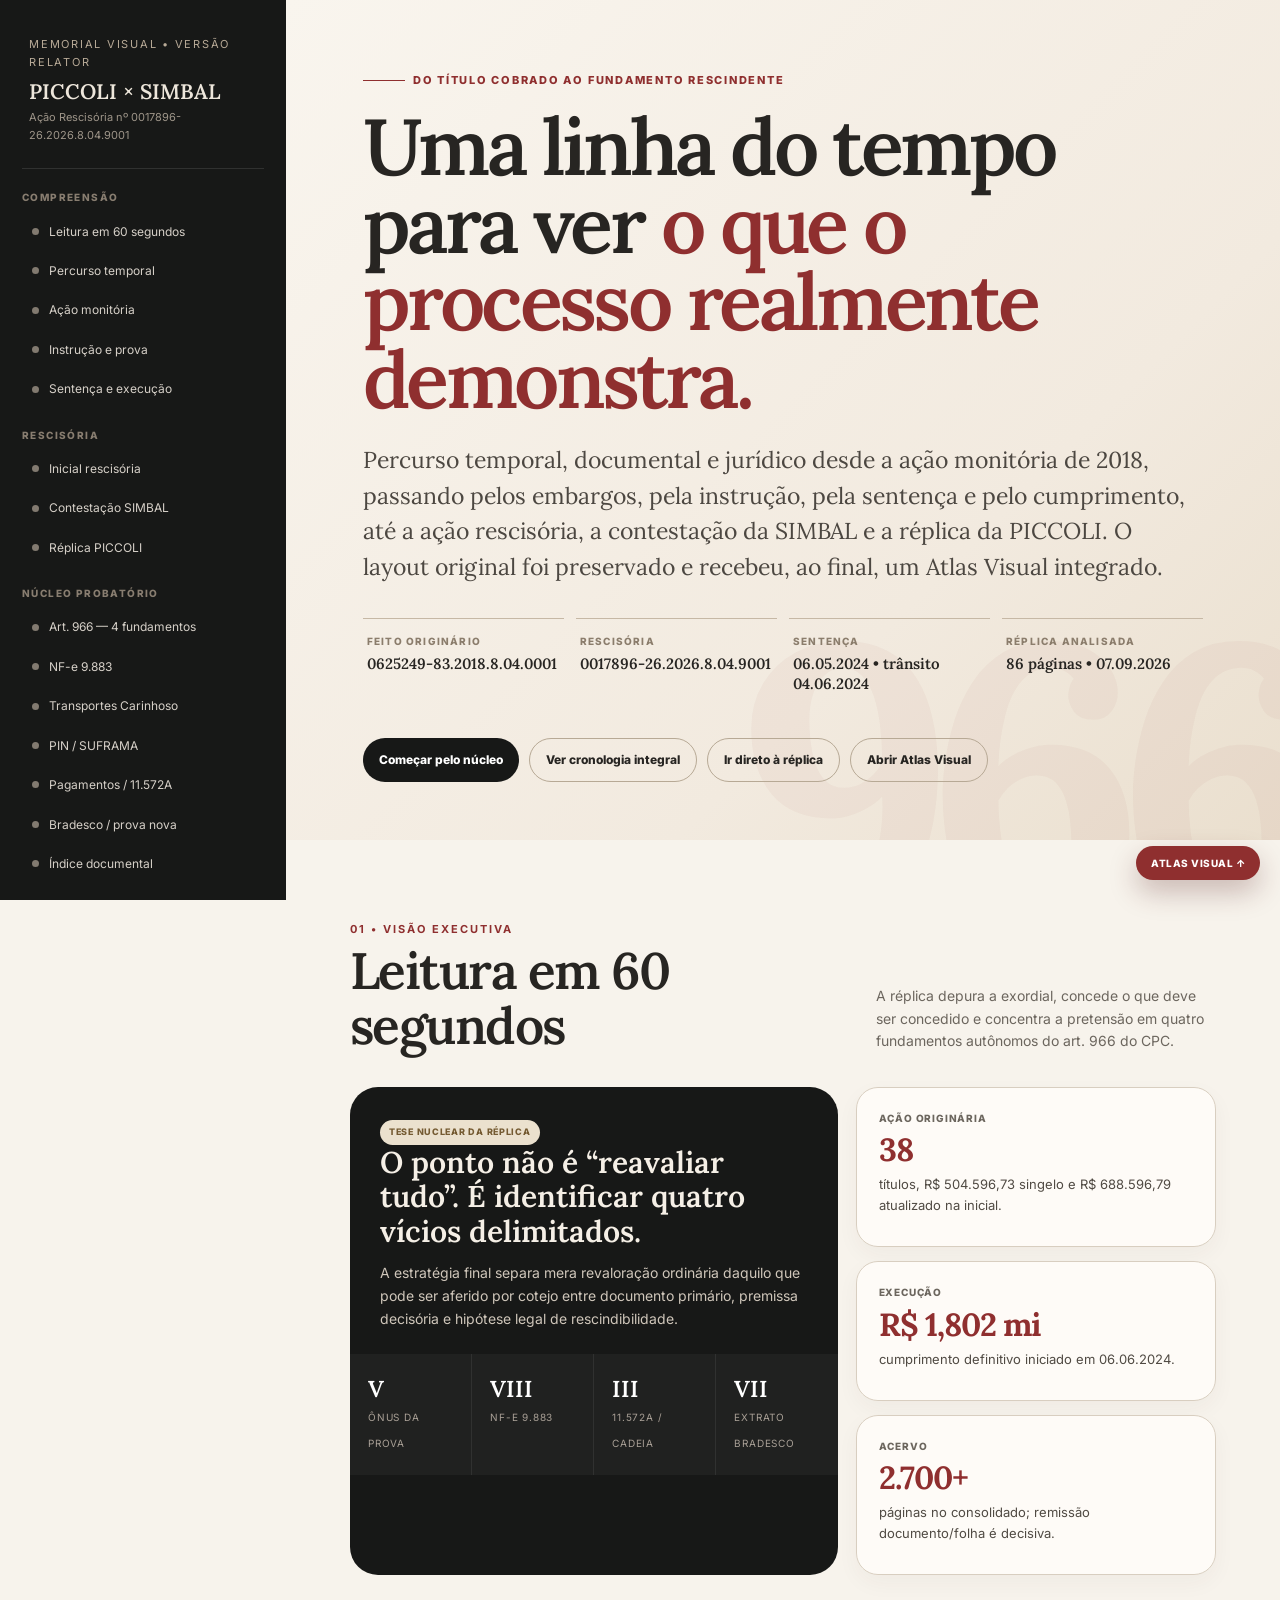
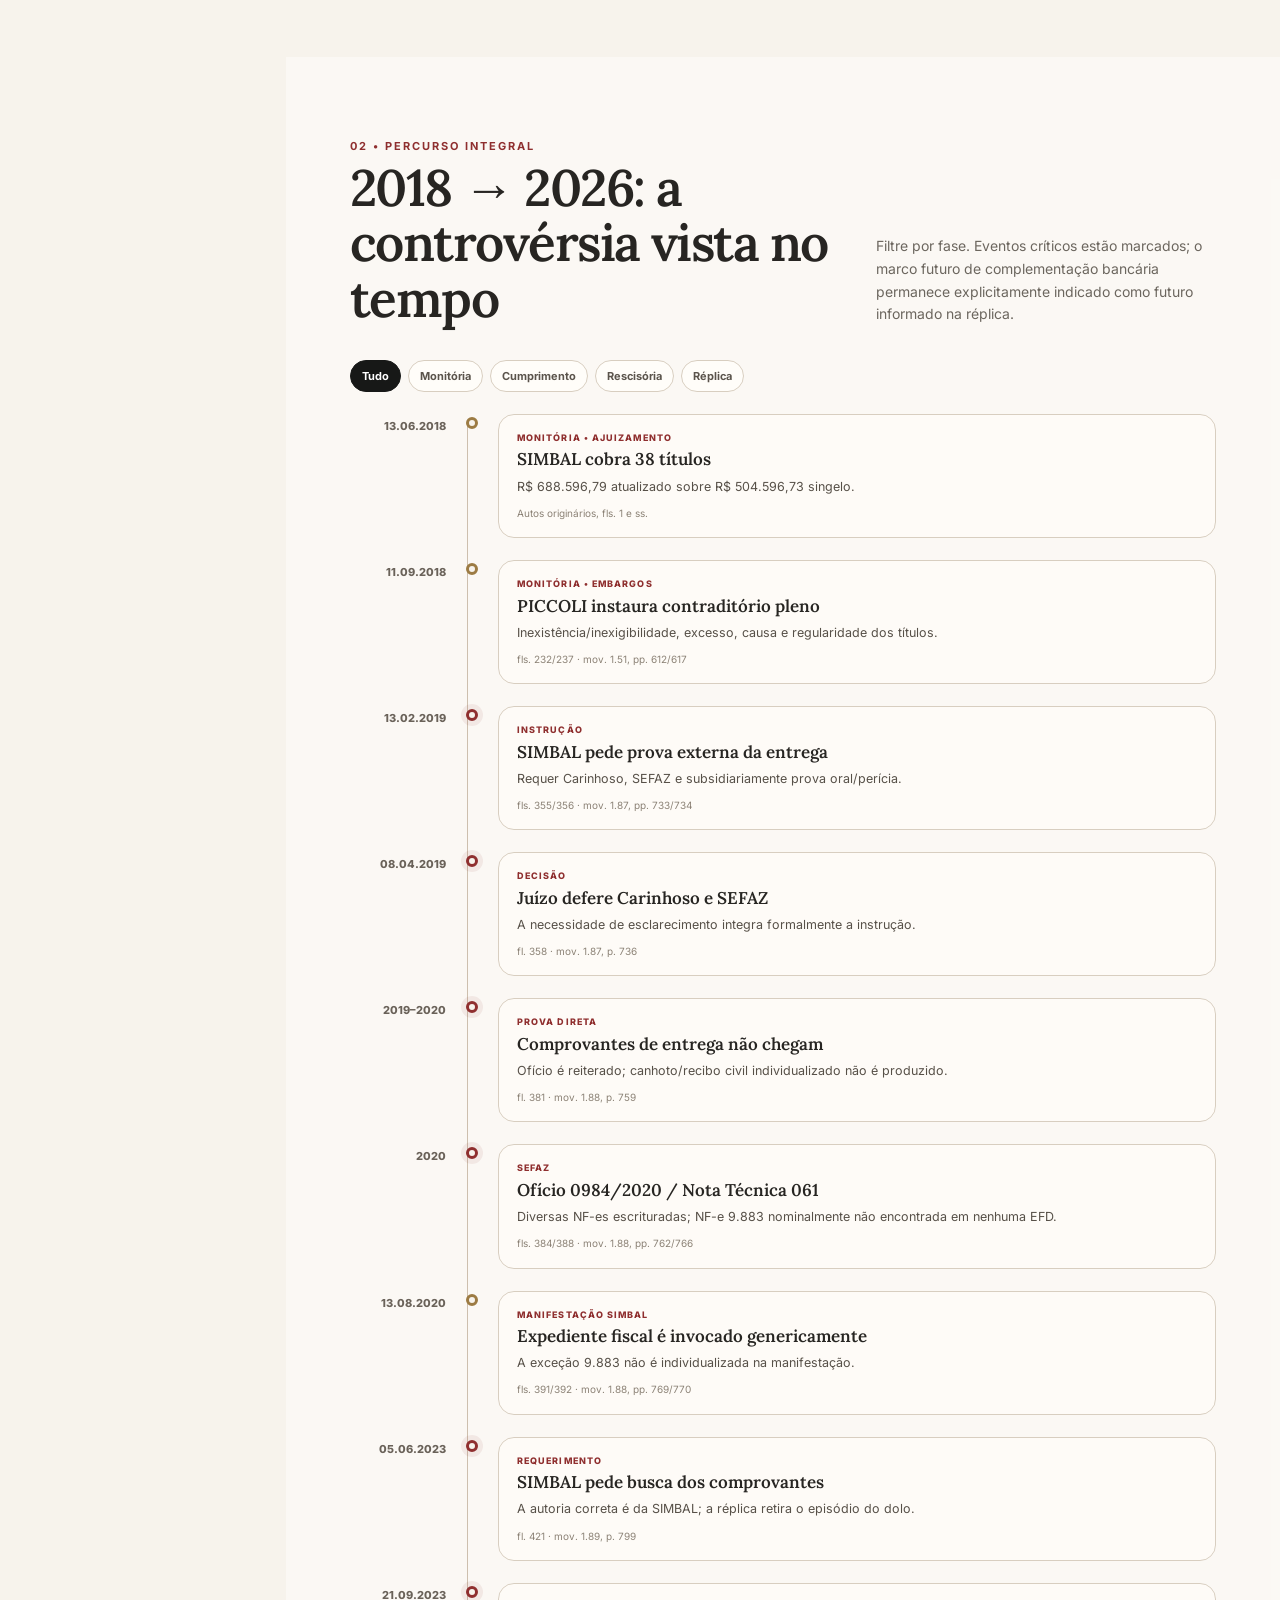
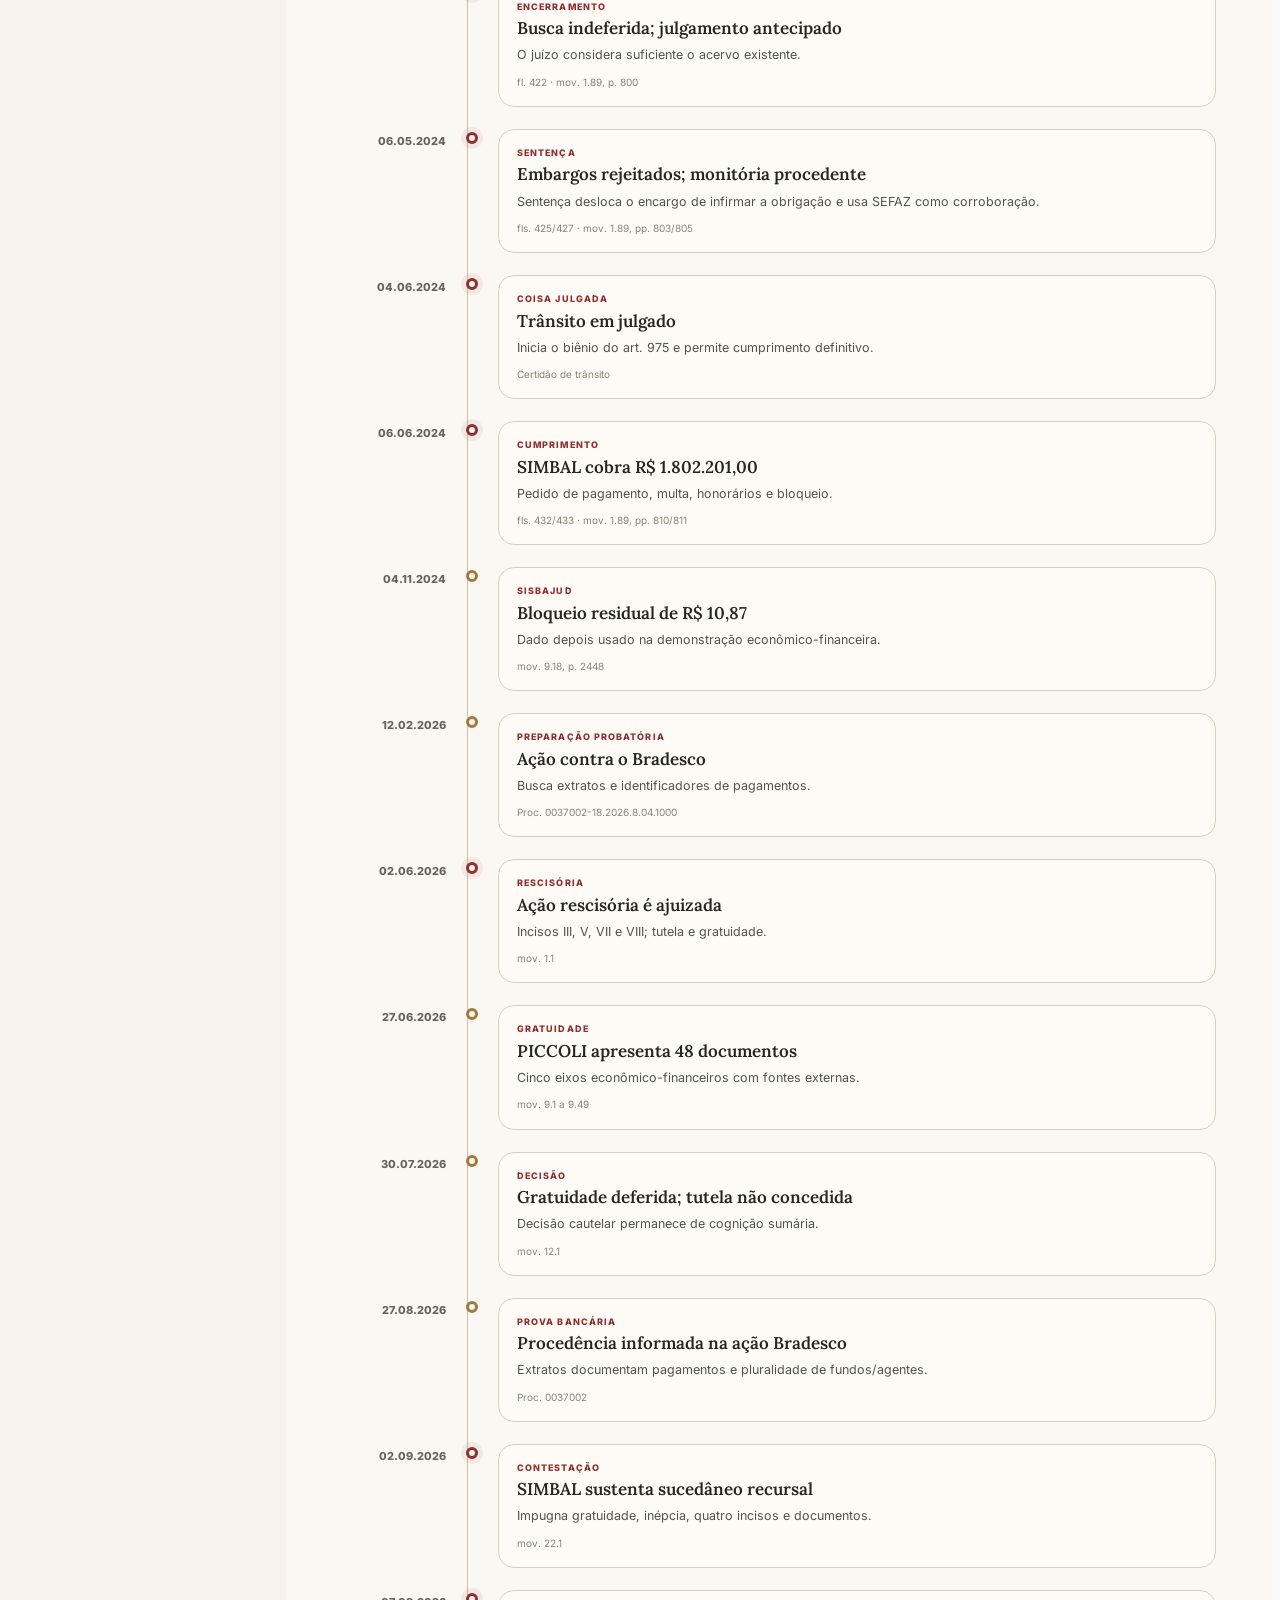
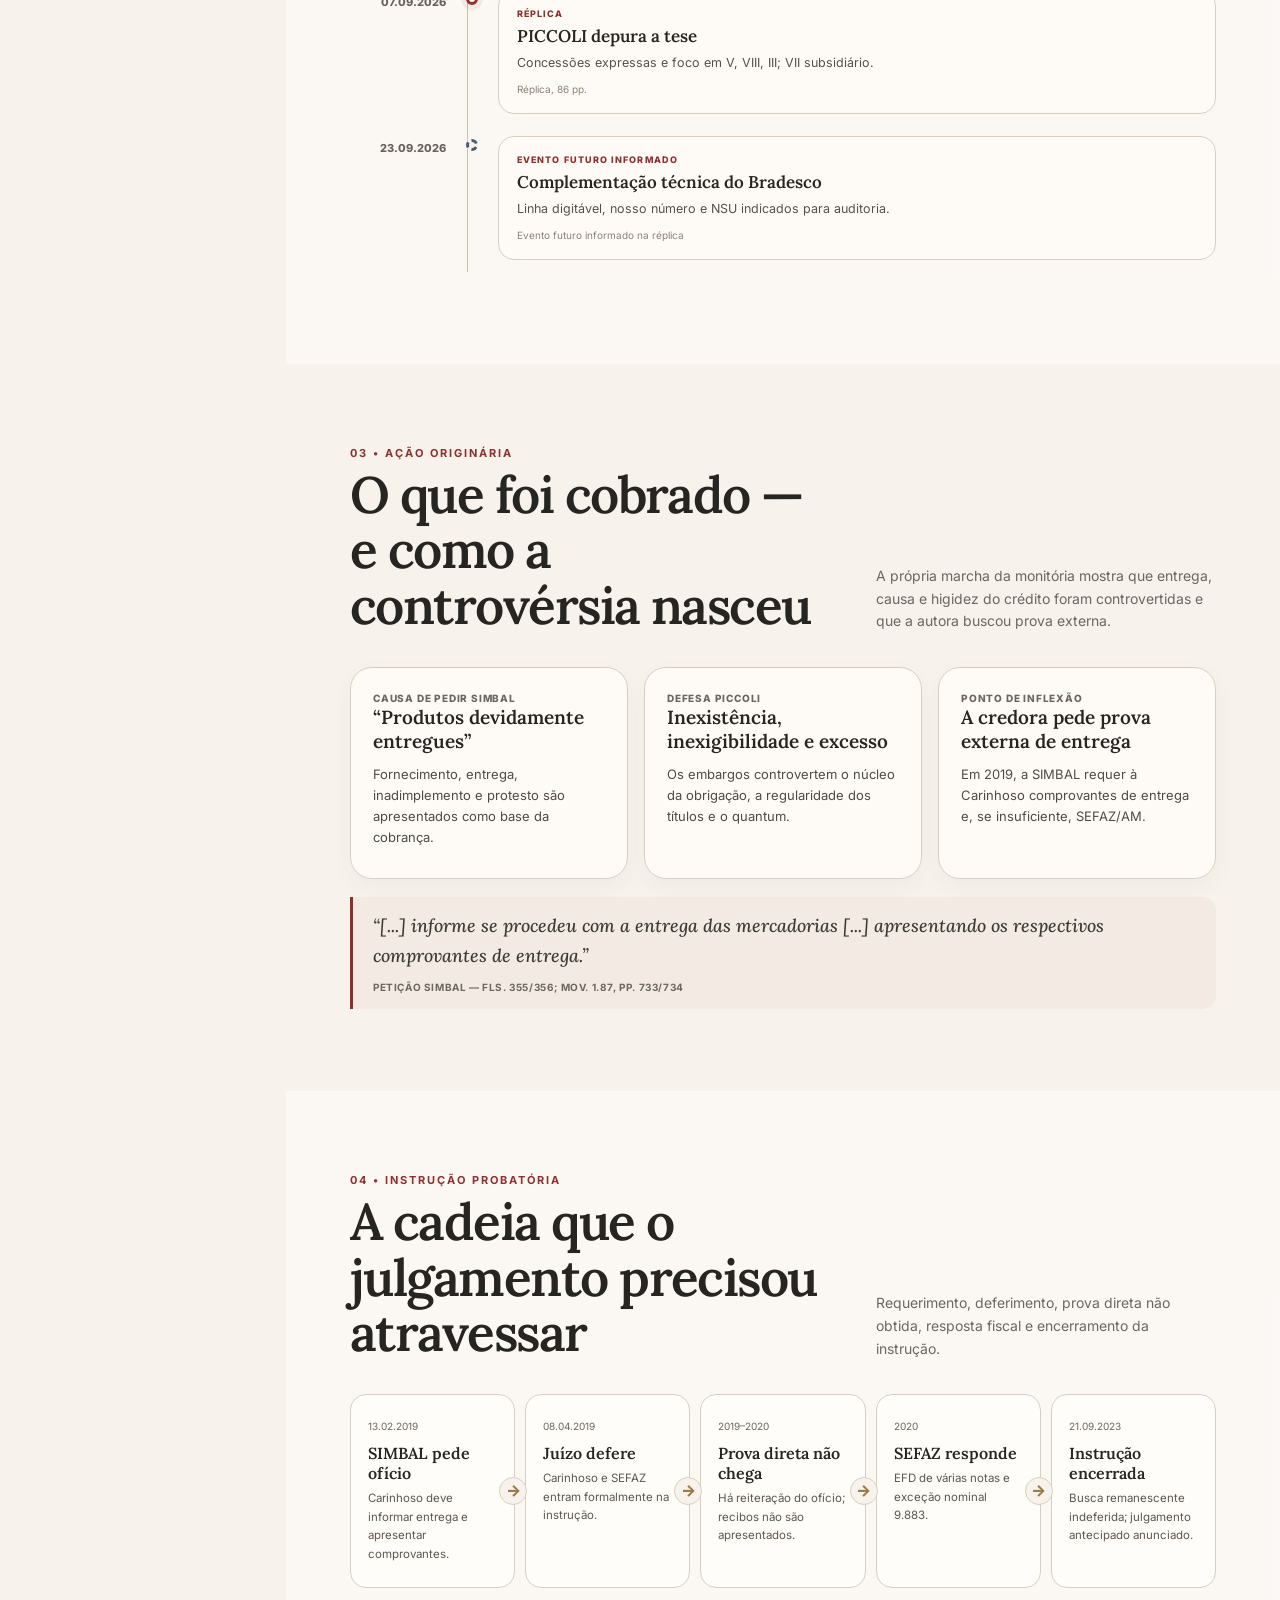
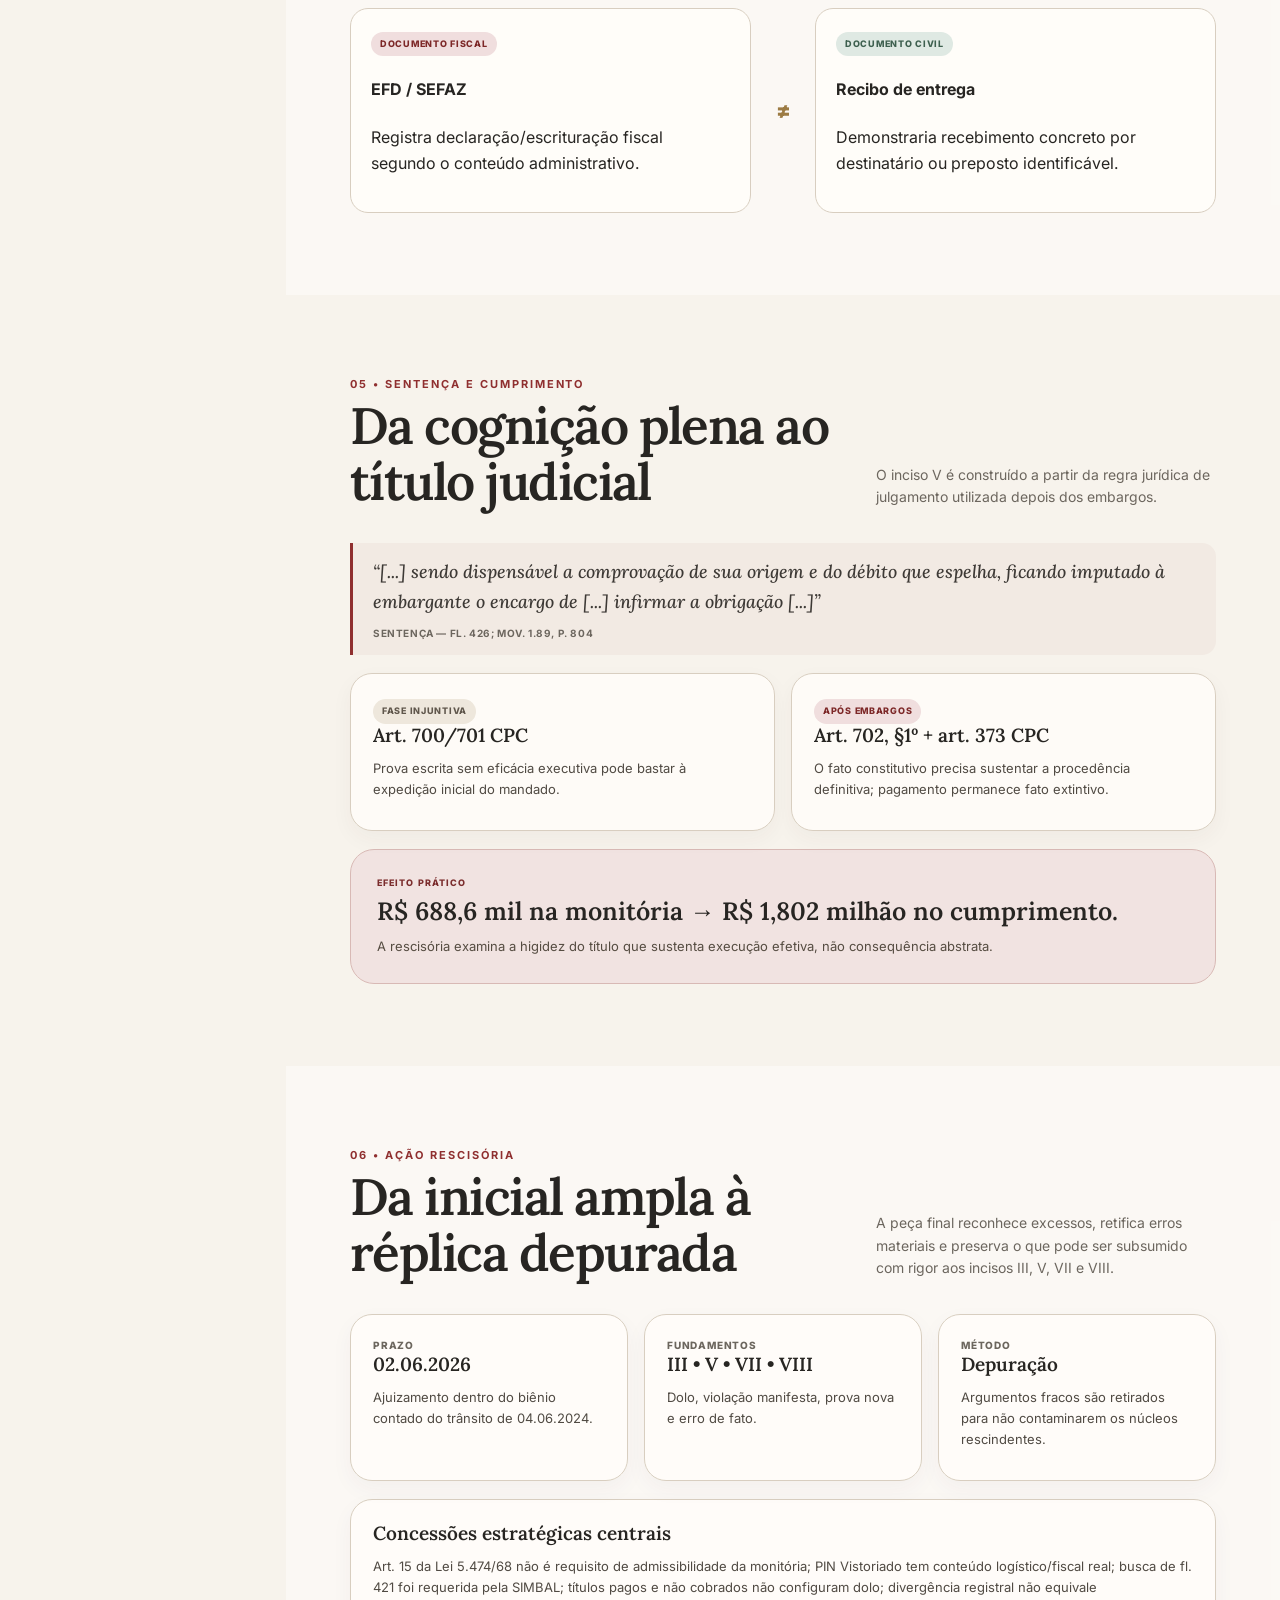
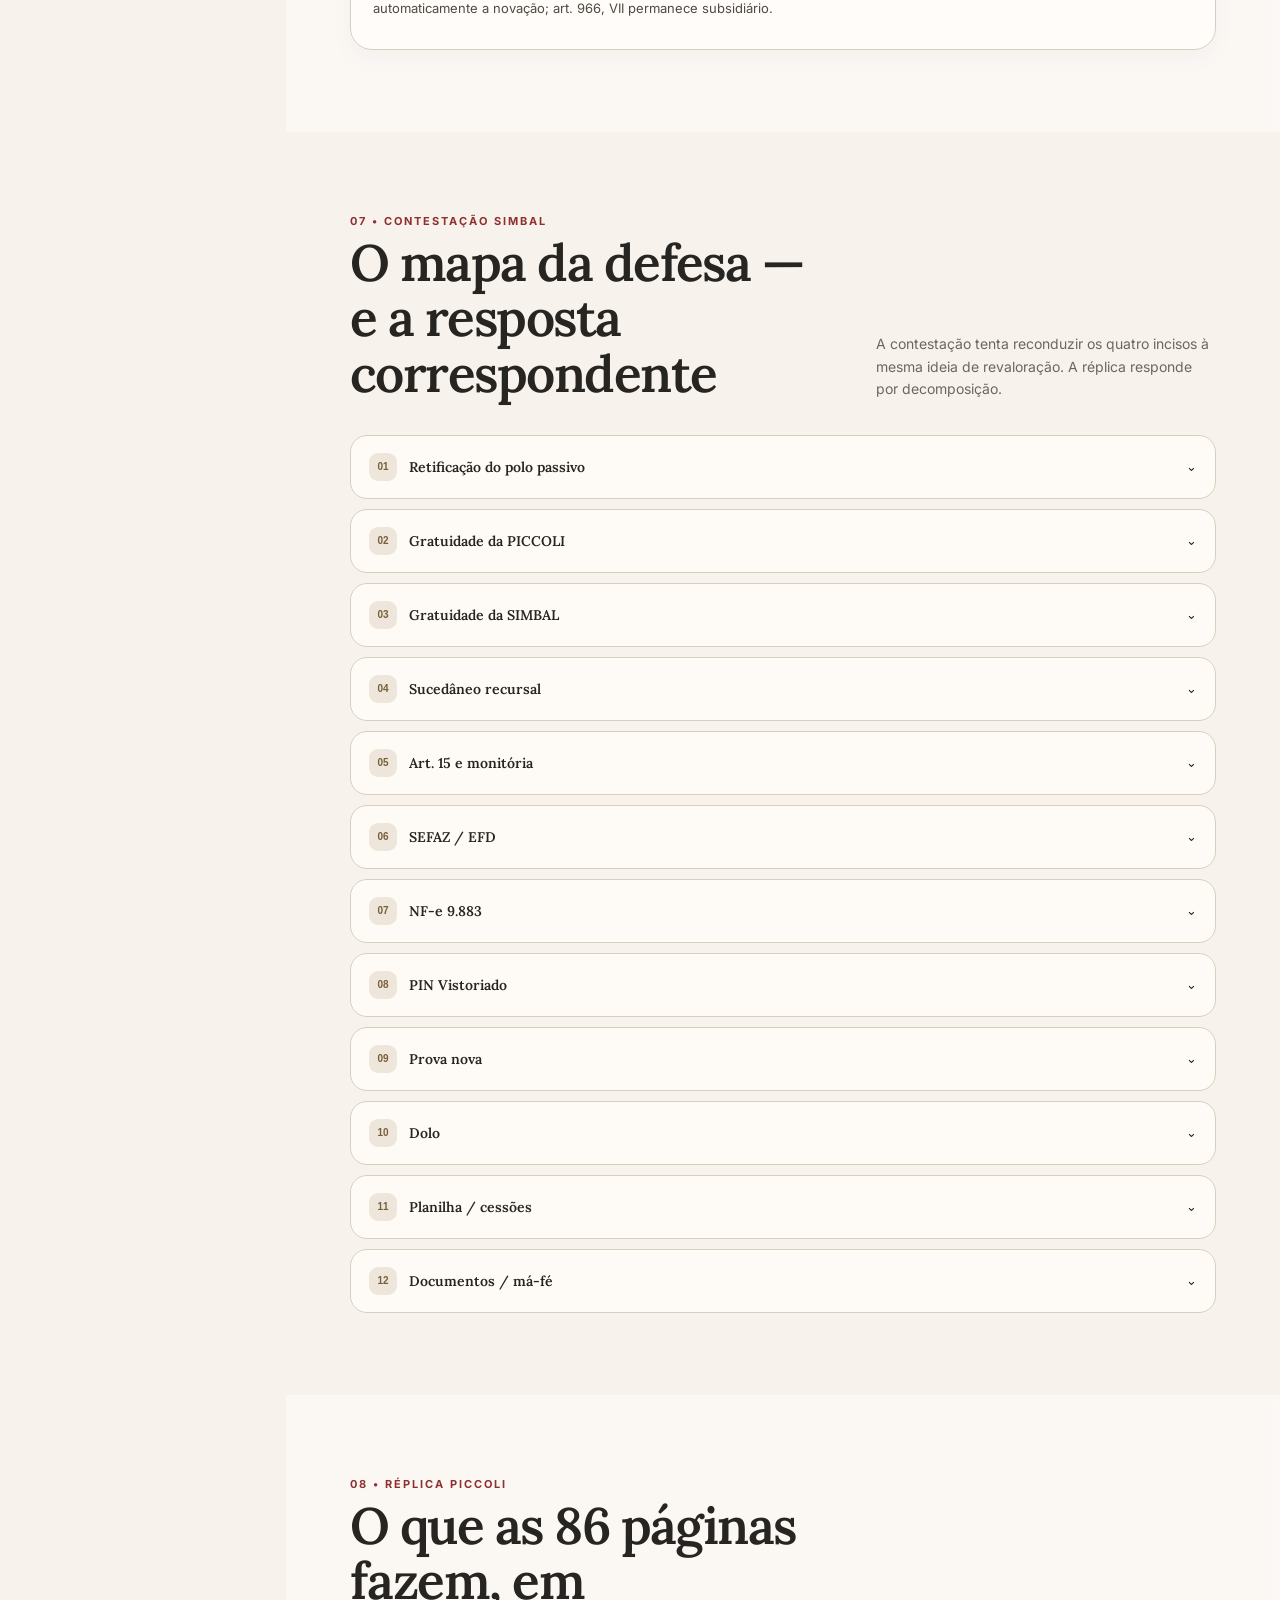
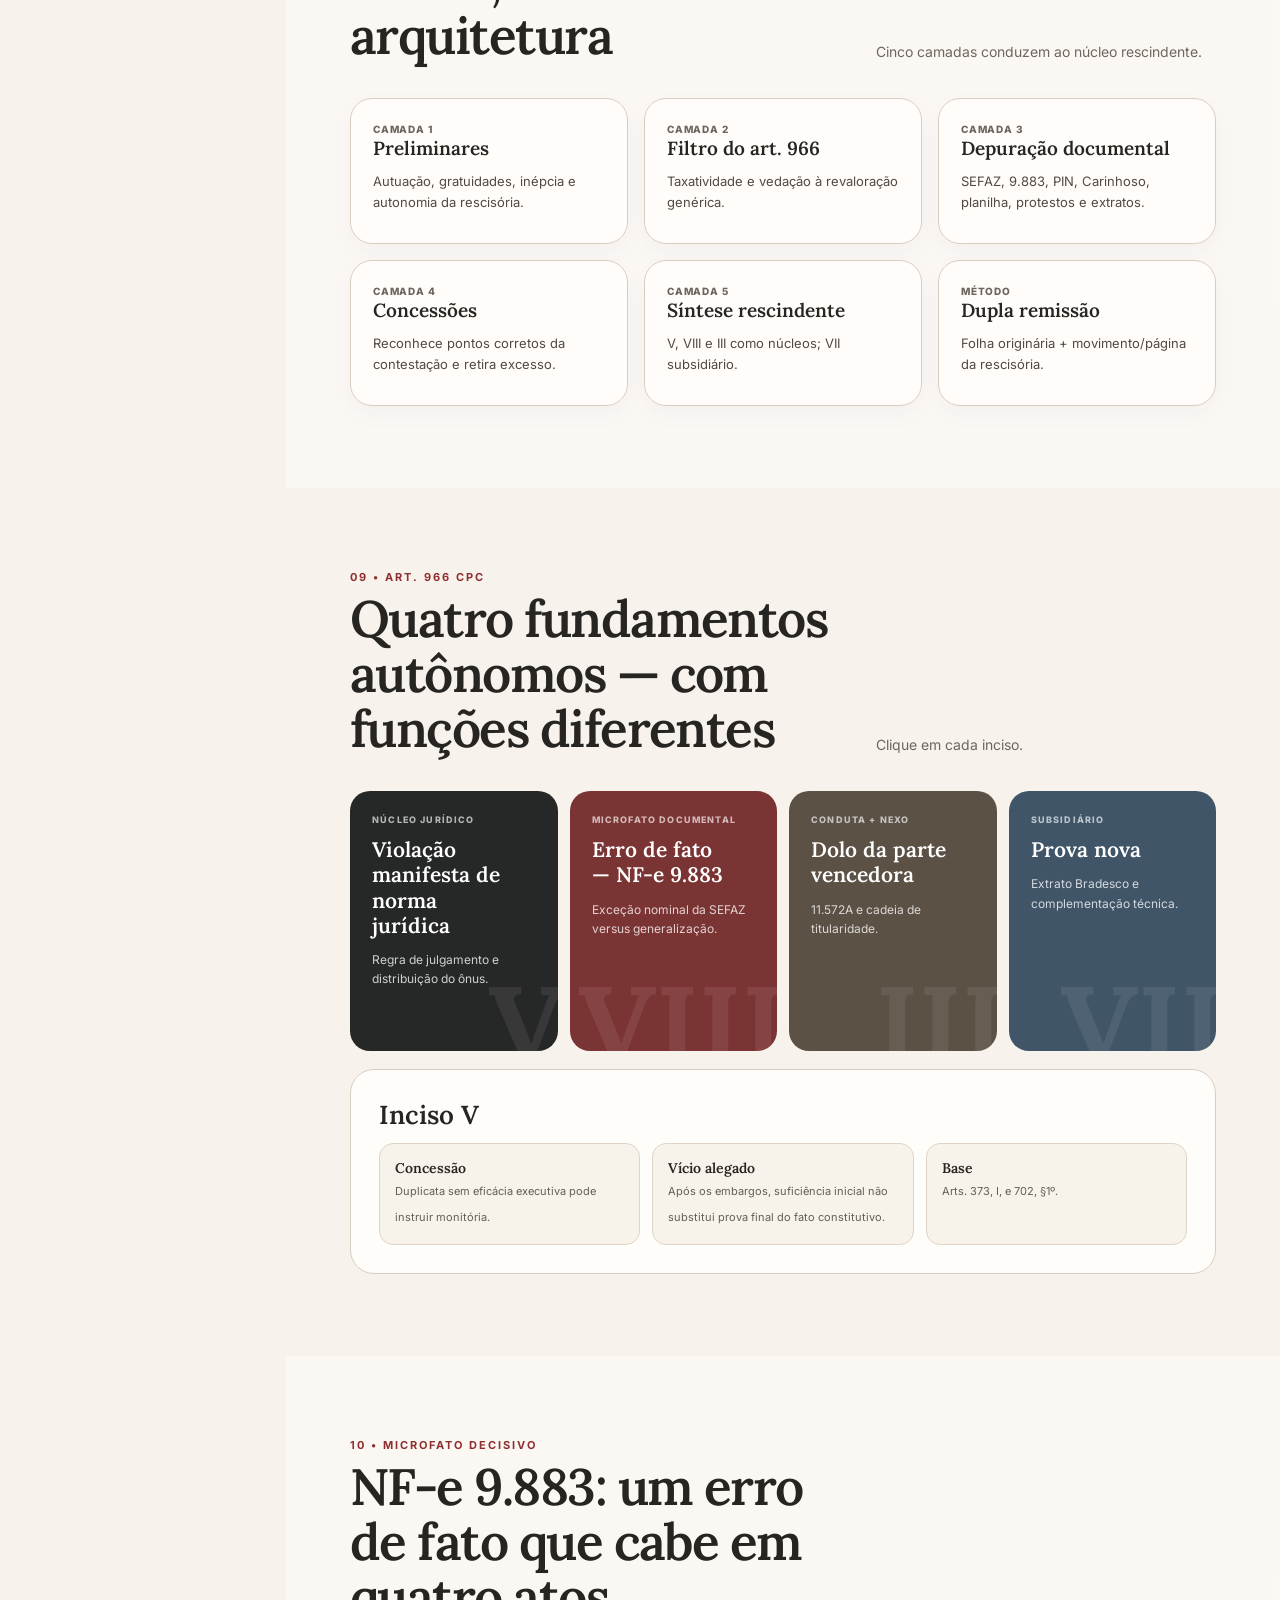
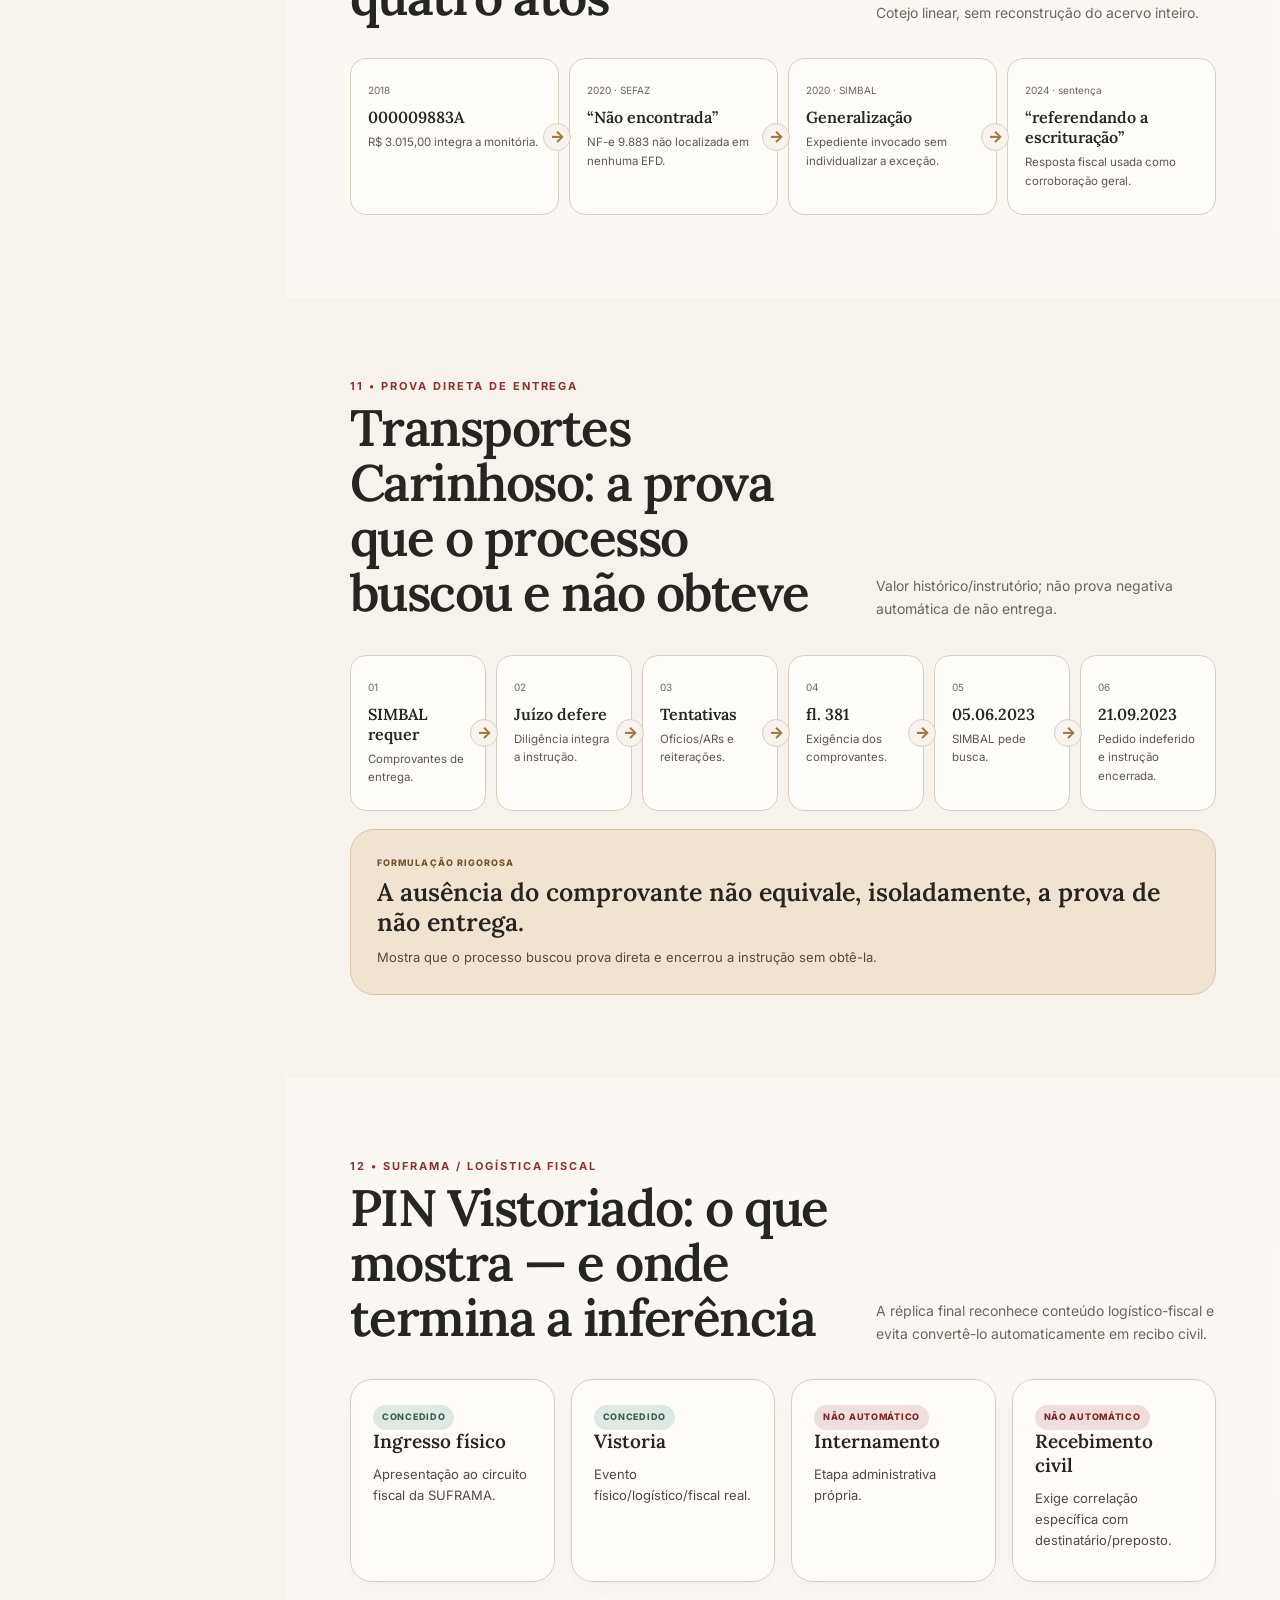
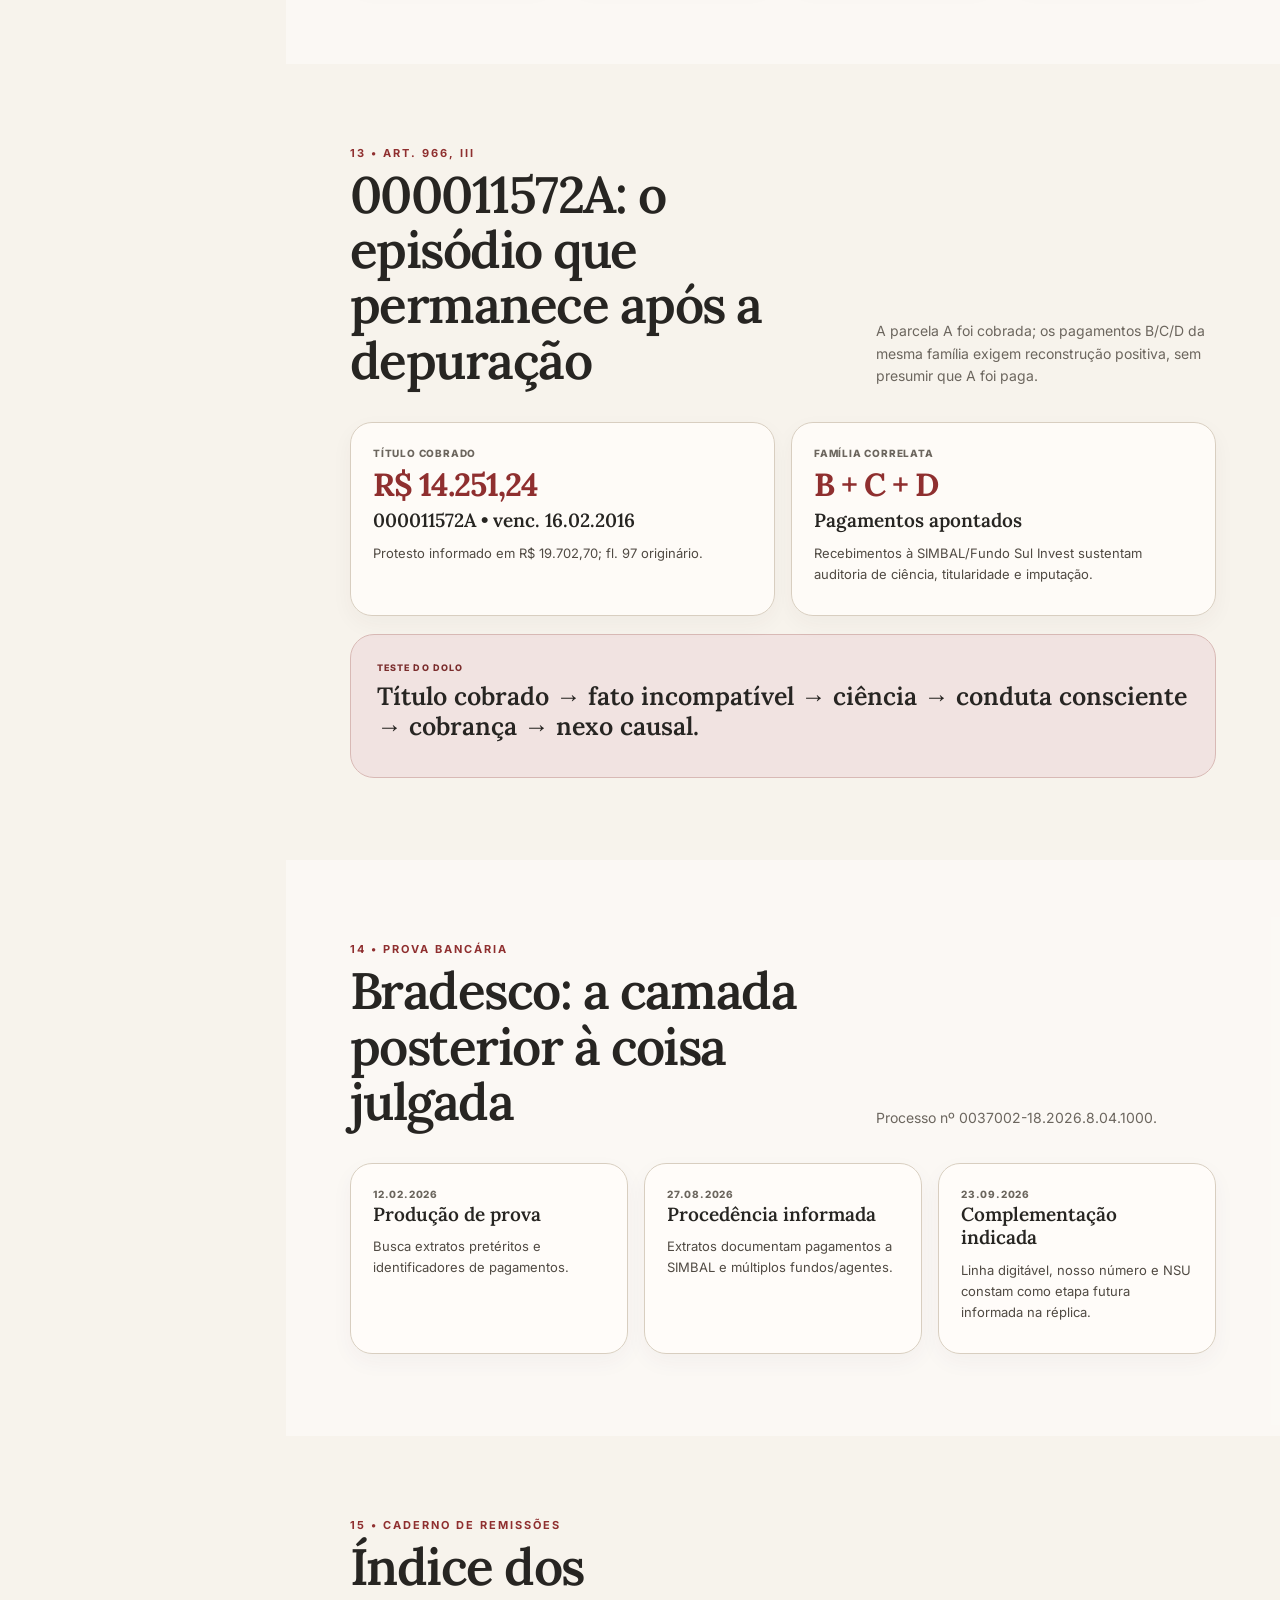
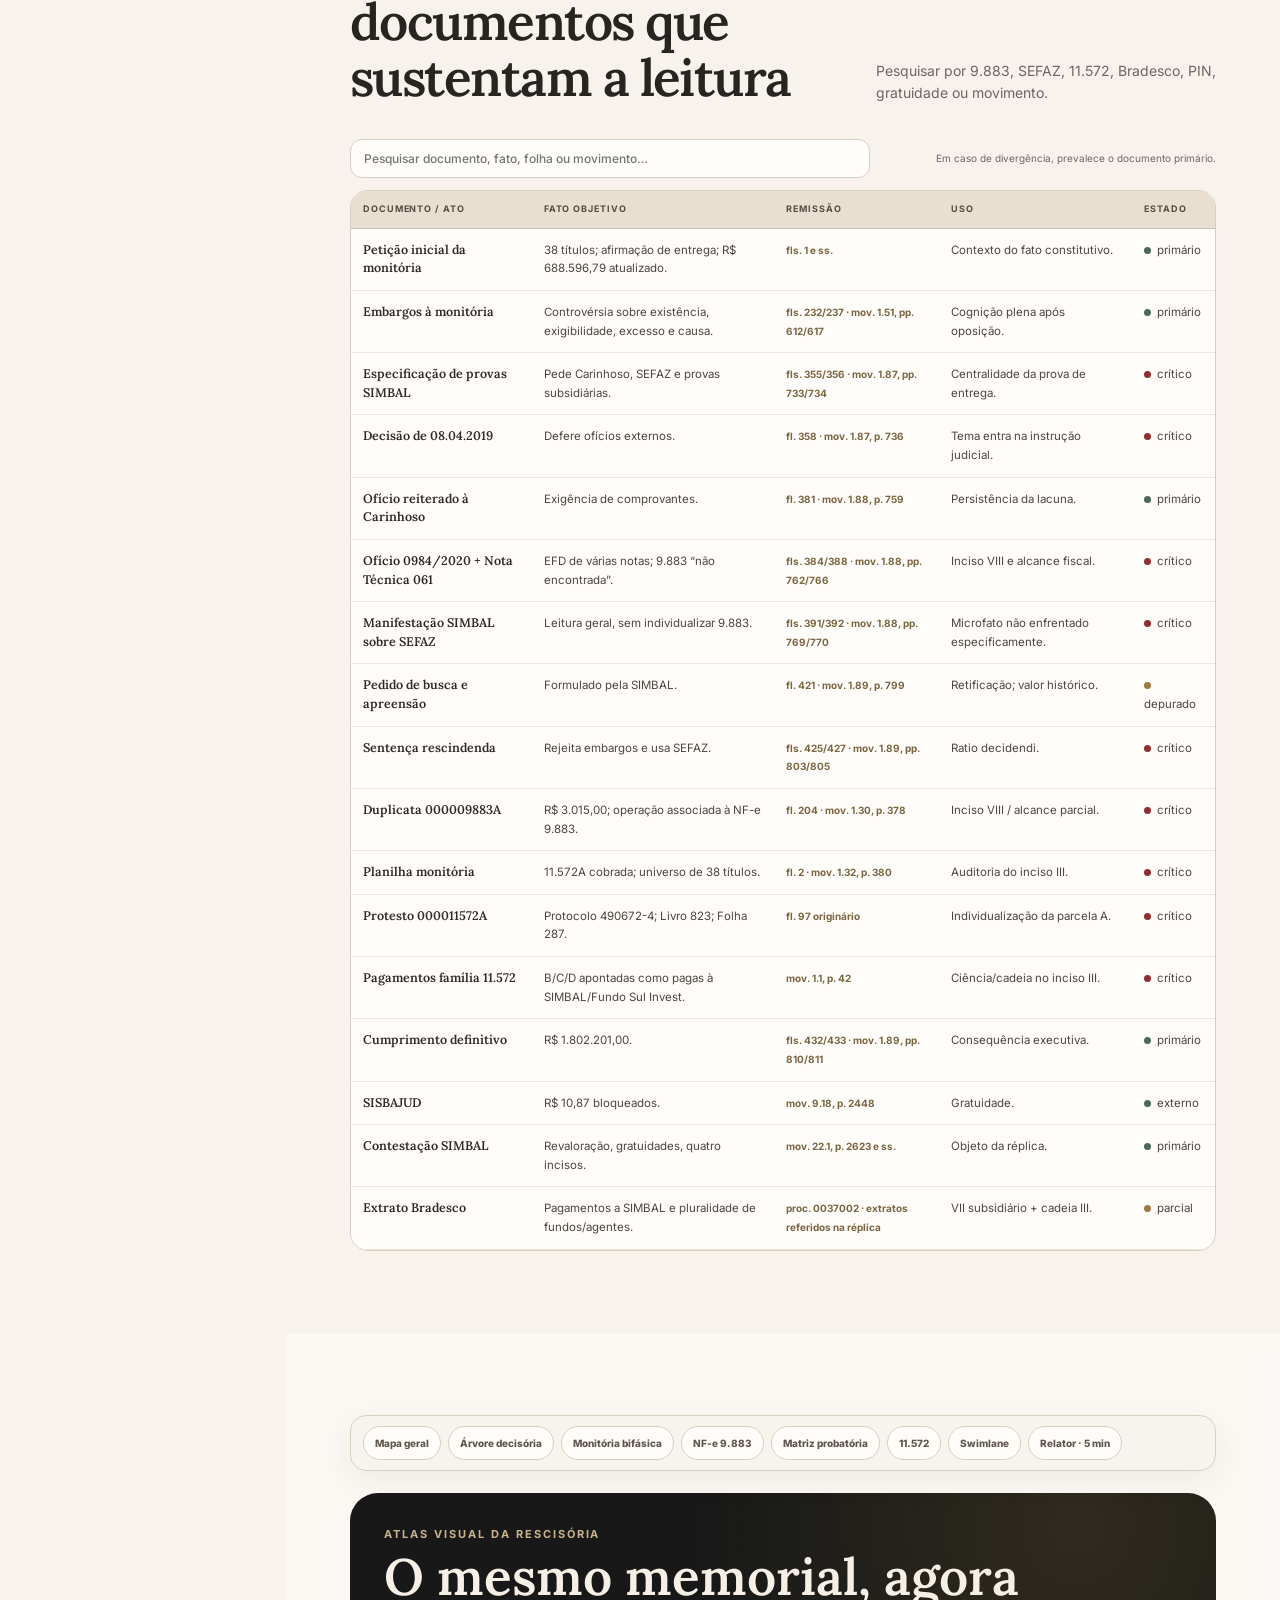
<file: index.html>
<!doctype html>
<html lang="pt-BR">
<head>
<meta charset="utf-8">
<meta name="viewport" content="width=device-width,initial-scale=1,viewport-fit=cover">
<meta name="theme-color" content="#f4efe7">
<title>PICCOLI × SIMBAL — Percurso Temporal, Matriz Rescindente e Atlas Visual</title>
<meta name="description" content="Memorial judicial interativo da Ação Rescisória nº 0017896-26.2026.8.04.9001, preservando o layout original e integrando Atlas Visual, fluxos e modo Relator.">
<style>
@import url('https://fonts.googleapis.com/css2?family=Inter:wght@400;500;600;700;800&family=Lora:ital,wght@0,400;0,500;0,600;0,700;1,400;1,500&display=swap');
:root{--paper:#f7f3ec;--paper2:#eee7dc;--ink:#272522;--muted:#6c665e;--line:#d8cec0;--gold:#9c7b43;--gold2:#c1a36c;--red:#8f2f2f;--red2:#b55b55;--green:#496a5b;--blue:#465d72;--charcoal:#171817;--white:#fffdf9;--shadow:0 22px 60px rgba(51,43,34,.12);--radius:22px;--sidebar:286px;--content:1240px}
*{box-sizing:border-box}html{scroll-behavior:smooth}body{margin:0;background:var(--paper);color:var(--ink);font-family:Inter,system-ui,-apple-system,BlinkMacSystemFont,"Segoe UI",sans-serif;line-height:1.62}body::before{content:"";position:fixed;inset:0;pointer-events:none;opacity:.35;background-image:radial-gradient(circle at 1px 1px,rgba(51,43,34,.08) 1px,transparent 1px);background-size:22px 22px;mask-image:linear-gradient(to bottom,rgba(0,0,0,.35),transparent 35%);z-index:-2}a{color:inherit}.serif{font-family:Lora,Georgia,serif}.muted{color:var(--muted)}
#progress{position:fixed;top:0;left:0;height:3px;width:0;background:linear-gradient(90deg,var(--red),var(--gold));z-index:9999;box-shadow:0 0 12px rgba(143,47,47,.4)}
.layout{display:grid;grid-template-columns:var(--sidebar) minmax(0,1fr);min-height:100vh}.side{position:sticky;top:0;height:100vh;background:var(--charcoal);color:#ede6db;padding:28px 22px;overflow:auto;z-index:50}.brand{padding:8px 7px 24px;border-bottom:1px solid rgba(255,255,255,.11);margin-bottom:20px}.brand .eyebrow{font-size:11px;color:#b8aa97;letter-spacing:.16em;text-transform:uppercase}.brand h1{font:600 21px/1.1 Lora,serif;margin:8px 0 6px}.brand p{font-size:11px;color:#9e9589;margin:0}.nav-group{margin:19px 0 7px;color:#887d70;font-size:10px;font-weight:800;letter-spacing:.14em;text-transform:uppercase}.side nav a{display:flex;gap:10px;align-items:center;text-decoration:none;padding:9px 10px;border-radius:11px;color:#d6d0c8;font-size:12px;margin:2px 0;transition:.2s}.side nav a:hover,.side nav a.active{background:rgba(255,255,255,.08);color:white;transform:translateX(2px)}.dot{width:7px;height:7px;border-radius:50%;background:#827a70;flex:0 0 auto}.active .dot{background:var(--gold2);box-shadow:0 0 0 4px rgba(193,163,108,.12)}.side-tools{display:grid;gap:8px;margin-top:20px}.side button{border:1px solid rgba(255,255,255,.14);background:rgba(255,255,255,.04);color:#eee7dd;border-radius:12px;padding:9px 10px;font:600 11px Inter;cursor:pointer;text-align:left}.side button:hover{background:rgba(255,255,255,.09)}
main{min-width:0}.hero{min-height:92vh;padding:72px clamp(26px,6vw,88px) 58px;display:flex;align-items:center;position:relative;overflow:hidden;background:linear-gradient(135deg,#f9f5ee 0%,#f2eadf 67%,#eadfce 100%)}.hero::after{content:"966";position:absolute;right:-2vw;bottom:-10vh;font:700 clamp(180px,30vw,440px)/.8 Lora;color:rgba(143,47,47,.045);letter-spacing:-.08em}.hero-inner{max-width:1080px;position:relative;z-index:2}.kicker{display:flex;gap:8px;align-items:center;font-size:11px;font-weight:800;letter-spacing:.16em;text-transform:uppercase;color:var(--red);margin-bottom:18px}.kicker::before{content:"";width:42px;height:1px;background:var(--red)}.hero h2{font:600 clamp(38px,6.2vw,82px)/.98 Lora,serif;letter-spacing:-.045em;margin:0 0 22px;max-width:1030px}.hero h2 em{color:var(--red);font-style:normal}.hero-sub{font:400 clamp(17px,2vw,23px)/1.55 Lora;color:#4c4741;max-width:880px}.case-grid{display:grid;grid-template-columns:repeat(4,minmax(0,1fr));gap:12px;margin-top:34px;max-width:1050px}.case-cell{border-top:1px solid #c6b8a5;padding:14px 4px}.case-cell span{display:block;font-size:10px;font-weight:800;letter-spacing:.12em;text-transform:uppercase;color:#8b7d6c}.case-cell strong{display:block;font:600 15px/1.35 Lora;margin-top:4px}.hero-actions{display:flex;gap:10px;flex-wrap:wrap;margin-top:30px}.pill{appearance:none;border:0;border-radius:999px;padding:11px 16px;font-weight:800;font-size:12px;cursor:pointer;text-decoration:none;display:inline-flex;align-items:center;gap:8px}.pill.primary{background:var(--charcoal);color:white}.pill.ghost{background:transparent;border:1px solid #b7a995;color:var(--ink)}
.section{padding:82px clamp(24px,5vw,72px);max-width:calc(var(--content) + 144px);margin:auto}.section.alt{background:rgba(255,255,255,.45);max-width:none}.section-inner{max-width:var(--content);margin:auto}.section-head{display:grid;grid-template-columns:minmax(0,1fr) minmax(260px,.7fr);gap:40px;align-items:end;margin-bottom:34px}.section-index{font:700 11px Inter;color:var(--red);letter-spacing:.18em;text-transform:uppercase}.section h3{font:600 clamp(30px,4vw,52px)/1.08 Lora;margin:7px 0 0;letter-spacing:-.03em}.section-intro{color:var(--muted);font-size:14px;margin:0}.grid{display:grid;gap:16px}.grid.two{grid-template-columns:repeat(2,minmax(0,1fr))}.grid.three{grid-template-columns:repeat(3,minmax(0,1fr))}.grid.four{grid-template-columns:repeat(4,minmax(0,1fr))}.card{background:rgba(255,253,249,.84);border:1px solid var(--line);border-radius:var(--radius);padding:22px;box-shadow:0 8px 22px rgba(61,49,38,.045)}.card h4{font:600 19px/1.25 Lora;margin:0 0 10px}.card p{font-size:13px;margin:8px 0;color:#504a43}.card .meta{font-size:10px;letter-spacing:.08em;text-transform:uppercase;color:var(--muted);font-weight:800}.metric{font:700 32px/1 Lora;color:var(--red);letter-spacing:-.03em;margin:8px 0}.snapshot{display:grid;grid-template-columns:1.15fr .85fr;gap:18px}.snapshot-main{padding:30px;background:var(--charcoal);color:#f5efe6;border-radius:28px;position:relative;overflow:hidden}.snapshot-main h4{font:600 30px/1.15 Lora;margin:0 0 14px}.snapshot-main p{color:#cfc6ba;font-size:14px;max-width:680px}.stat-strip{display:grid;grid-template-columns:repeat(4,1fr);gap:1px;background:rgba(255,255,255,.11);margin:24px -30px -30px}.stat-strip>div{padding:20px 18px;background:#202120}.stat-strip b{display:block;font:600 23px Lora;color:#fff}.stat-strip span{font-size:10px;color:#a9a096;letter-spacing:.08em;text-transform:uppercase}.snapshot-side{display:grid;gap:14px}.badge{display:inline-flex;align-items:center;gap:6px;border-radius:999px;padding:5px 9px;background:#eee7dc;font-size:9px;font-weight:800;letter-spacing:.08em;text-transform:uppercase;color:#60574c}.badge.red{background:#f0dede;color:#7d2828}.badge.green{background:#dfe9e3;color:#3e604f}.badge.blue{background:#dfe6eb;color:#3e5366}.badge.gold{background:#ebe1ce;color:#755b32}
.timeline{display:grid;gap:0;position:relative;margin-top:16px}.timeline::before{content:"";position:absolute;left:117px;top:10px;bottom:10px;width:1px;background:#cdbfae}.event{display:grid;grid-template-columns:96px 28px minmax(0,1fr);gap:12px;padding:0 0 22px;position:relative}.event .date{font-size:11px;font-weight:800;color:#6a6259;text-align:right;padding-top:4px}.event .node{width:12px;height:12px;border-radius:50%;background:var(--paper);border:3px solid var(--gold);margin:3px auto 0;z-index:2}.event.critical .node{border-color:var(--red);box-shadow:0 0 0 5px rgba(143,47,47,.08)}.event.future .node{border-style:dashed;border-color:var(--blue)}.event .box{background:rgba(255,253,249,.72);border:1px solid var(--line);border-radius:16px;padding:16px 18px}.event .phase{font-size:9px;letter-spacing:.12em;text-transform:uppercase;font-weight:800;color:var(--red)}.event h4{font:600 17px/1.3 Lora;margin:3px 0 6px}.event p{margin:0;font-size:12.5px;color:#575048}.event .ref{margin-top:8px;color:#8b8175;font-size:10px}.timeline-filter{display:flex;gap:7px;flex-wrap:wrap;margin:12px 0 22px}.filter-btn{border:1px solid var(--line);background:var(--white);padding:8px 11px;border-radius:999px;cursor:pointer;font:700 11px Inter;color:#5b544c}.filter-btn.on{background:var(--charcoal);color:white;border-color:var(--charcoal)}
.flow{display:grid;grid-template-columns:repeat(5,minmax(0,1fr));gap:10px}.flow .step{position:relative;padding:17px;border:1px solid var(--line);border-radius:16px;background:var(--white);min-height:144px}.flow .step:not(:last-child)::after{content:"→";position:absolute;right:-13px;top:50%;transform:translateY(-50%);width:26px;height:26px;border-radius:50%;background:var(--paper);border:1px solid var(--line);display:grid;place-items:center;color:var(--gold);font-weight:800;z-index:2}.flow b{display:block;font:600 16px Lora;margin:5px 0}.flow small{font-size:10px;color:var(--muted)}.flow p{font-size:11.5px;margin:6px 0;color:#5e574f}.quote{font:500 18px/1.65 Lora;font-style:italic;border-left:3px solid var(--red);padding:14px 20px;background:rgba(143,47,47,.045);border-radius:0 14px 14px 0;color:#3d3935}.quote cite{display:block;font:700 10px/1.5 Inter;font-style:normal;letter-spacing:.06em;text-transform:uppercase;color:var(--muted);margin-top:10px}.callout{padding:26px;border-radius:24px;background:#f0e3d1;border:1px solid #d8c4aa}.callout .label{font-size:9px;font-weight:800;letter-spacing:.12em;text-transform:uppercase;color:#74572e}.callout h4{font:600 25px/1.2 Lora;margin:6px 0 10px}.callout p{font-size:13px;margin:0;color:#554c41}.callout.red{background:#f1e3e1;border-color:#d8b9b5}.callout.red .label{color:#7b2d2d}.compare{display:grid;grid-template-columns:1fr 44px 1fr;gap:10px}.compare .col{padding:20px;border-radius:18px;border:1px solid var(--line);background:var(--white)}.compare .bridge{display:grid;place-items:center;font-weight:800;color:var(--gold);font-size:22px}.claim{border-left:4px solid var(--red)}.reply{border-left:4px solid var(--green)}
.grounds{display:grid;grid-template-columns:repeat(4,minmax(0,1fr));gap:12px}.ground{padding:22px;border-radius:20px;color:white;position:relative;overflow:hidden;min-height:260px;cursor:pointer;transition:.25s}.ground:hover{transform:translateY(-3px);box-shadow:var(--shadow)}.ground::after{content:attr(data-inciso);position:absolute;right:-8px;bottom:-22px;font:700 110px/.9 Lora;color:rgba(255,255,255,.08)}.g-v{background:#262827}.g-viii{background:#7b3434}.g-iii{background:#5b5145}.g-vii{background:#405568}.ground h4{font:600 21px/1.2 Lora;margin:10px 0 9px;max-width:85%}.ground p{font-size:12px;color:rgba(255,255,255,.78)}.ground .rank{font-size:9px;letter-spacing:.13em;text-transform:uppercase;font-weight:800;color:rgba(255,255,255,.65)}.detail-panel{margin-top:18px;border:1px solid var(--line);border-radius:24px;background:var(--white);overflow:hidden}.detail-panel>div{display:none;padding:28px}.detail-panel>div.show{display:block}.detail-panel h4{font:600 26px Lora;margin:0 0 12px}.mini-grid{display:grid;grid-template-columns:repeat(3,minmax(0,1fr));gap:12px}.mini{padding:15px;border-radius:14px;background:#f7f2ea;border:1px solid #dfd4c6}.mini b{font:600 14px Lora;display:block}.mini span{font-size:11px;color:#655e56}
.accordion{display:grid;gap:10px}.acc{border:1px solid var(--line);border-radius:17px;background:rgba(255,253,249,.82);overflow:hidden}.acc button{width:100%;border:0;background:transparent;text-align:left;padding:17px 18px;display:grid;grid-template-columns:auto 1fr auto;gap:12px;align-items:center;cursor:pointer;color:var(--ink)}.acc .num{width:28px;height:28px;border-radius:9px;background:#eee6da;display:grid;place-items:center;font-size:10px;font-weight:800;color:#775f39}.acc .title{font:600 14px/1.3 Lora}.acc-body{display:none;padding:0 18px 18px 58px}.acc.open .acc-body{display:block}.acc-body .duo{display:grid;grid-template-columns:1fr 1fr;gap:12px}.side-note{padding:12px 14px;border-radius:13px;font-size:11.5px;background:#f4ede3}.side-note strong{display:block;margin-bottom:4px}
.table-tools{display:flex;gap:9px;align-items:center;justify-content:space-between;flex-wrap:wrap;margin-bottom:12px}.search{flex:1;min-width:220px;max-width:520px;border:1px solid var(--line);background:var(--white);border-radius:12px;padding:11px 13px;font:500 12px Inter;outline:none}.table-wrap{overflow:auto;border:1px solid var(--line);border-radius:18px;background:var(--white)}table{width:100%;border-collapse:collapse;min-width:860px}th{position:sticky;top:0;background:#e8dfd1;color:#554c41;font-size:9px;letter-spacing:.1em;text-transform:uppercase;text-align:left;padding:11px 12px;border-bottom:1px solid #cfc2b2}td{padding:12px;border-bottom:1px solid #eee6db;vertical-align:top;font-size:11.5px;color:#4c4640}td strong{font:600 12.5px Lora;color:#2e2a27}.doc-ref{font:700 10px Inter;color:#7b6542}.status::before{content:"";display:inline-block;width:7px;height:7px;border-radius:50%;margin-right:6px;background:var(--green)}.status.warn::before{background:var(--gold)}.status.critical::before{background:var(--red)}
/* ATLAS integrado */.atlas-tabs{position:sticky;top:8px;z-index:40;display:flex;gap:7px;overflow:auto;padding:10px 12px;margin-bottom:22px;background:rgba(247,243,236,.94);backdrop-filter:blur(16px);border:1px solid var(--line);border-radius:16px;box-shadow:0 10px 30px rgba(51,43,34,.06)}.atlas-tabs a{white-space:nowrap;text-decoration:none;border:1px solid var(--line);background:var(--white);border-radius:999px;padding:8px 11px;font-size:10px;font-weight:800;color:#5f574e}.atlas-hero{position:relative;overflow:hidden;border-radius:28px;padding:34px;background:radial-gradient(circle at 84% 12%,rgba(156,123,67,.19),transparent 24rem),var(--charcoal);color:#f6efe6}.atlas-hero::after{content:"ATLAS";position:absolute;right:-18px;bottom:-24px;font:700 clamp(90px,15vw,190px)/.8 Lora;color:rgba(255,255,255,.045)}.atlas-hero h4{font:600 clamp(30px,4vw,52px)/1.08 Lora;margin:8px 0 12px;position:relative;z-index:2}.atlas-hero p{max-width:900px;color:#cfc6ba;position:relative;z-index:2}.atlas-map{position:relative;min-height:600px;border:1px solid var(--line);border-radius:24px;background:radial-gradient(circle at 50% 50%,rgba(156,123,67,.07),transparent 34%),linear-gradient(180deg,#fffdf9,#f3ecdf);overflow:hidden}.atlas-svg{position:absolute;inset:0;width:100%;height:100%}.atlas-node{position:absolute;width:min(245px,25%);min-width:180px;border:1px solid var(--line);background:rgba(255,253,249,.98);border-radius:17px;padding:15px;box-shadow:0 12px 34px rgba(51,43,34,.08);cursor:pointer;transition:.2s}.atlas-node:hover,.atlas-node.on{transform:translateY(-2px);border-color:var(--gold)}.atlas-node b{display:block;font:600 16px Lora}.atlas-node small{display:block;margin-top:4px;color:var(--muted);font-size:9px}.atlas-node.center{left:50%;top:50%;transform:translate(-50%,-50%);background:var(--charcoal);color:#fff;text-align:center;width:250px}.atlas-node.center:hover{transform:translate(-50%,-52%)}.atlas-node.v{left:5%;top:10%;border-top:4px solid #303332}.atlas-node.viii{right:5%;top:10%;border-top:4px solid var(--red)}.atlas-node.iii{left:5%;bottom:10%;border-top:4px solid #6c5a45}.atlas-node.vii{right:5%;bottom:10%;border-top:4px solid var(--blue)}.atlas-detail{margin-top:14px;border:1px solid var(--line);border-radius:18px;padding:18px;background:#fff}.atlas-detail h5{font:600 20px Lora;margin:0 0 8px}.atlas-detail-grid{display:grid;grid-template-columns:repeat(4,1fr);gap:8px}.atlas-detail-grid div{padding:11px;border:1px solid var(--line);border-radius:11px;background:#faf6ef}.atlas-detail-grid span{display:block;font-size:7px;font-weight:800;text-transform:uppercase;color:var(--muted)}.atlas-detail-grid b{display:block;margin-top:4px;font:600 11px Lora}.atlas-tree{display:grid;gap:9px}.atlas-tree-step{display:grid;grid-template-columns:44px minmax(0,1fr) auto;gap:12px;align-items:center;border:1px solid var(--line);border-radius:15px;padding:14px;background:#fff}.atlas-tree-step .n{width:34px;height:34px;border-radius:50%;display:grid;place-items:center;background:var(--charcoal);color:#fff;font-size:10px;font-weight:800}.atlas-tree-step b{font:600 14px Lora}.atlas-tree-step p{margin:3px 0 0;font-size:11px;color:var(--muted)}.atlas-answer{font-size:8px;font-weight:800;border-radius:999px;padding:6px 8px;background:#eee7dc;color:#60574c}.atlas-flow{display:grid;grid-template-columns:repeat(6,1fr);gap:10px}.atlas-step{position:relative;border:1px solid var(--line);border-radius:16px;background:#fff;padding:15px;min-height:145px}.atlas-step:not(:last-child)::after{content:"→";position:absolute;right:-14px;top:50%;transform:translateY(-50%);width:28px;height:28px;border:1px solid var(--line);border-radius:50%;display:grid;place-items:center;background:var(--paper);color:var(--gold);font-weight:800;z-index:3}.atlas-step small{font-size:8px;font-weight:800;text-transform:uppercase;color:var(--gold)}.atlas-step b{display:block;font:600 15px Lora;margin:5px 0}.atlas-step p{margin:0;font-size:10.5px;color:#5b554e}.atlas-boundary{border:1px dashed #b28d83;background:#fbf4f1}.atlas-epistemic{display:grid;grid-template-columns:repeat(4,1fr);gap:10px}.atlas-evidence{border:1px solid var(--line);border-radius:16px;background:#fff;overflow:hidden}.atlas-evidence header{padding:12px 14px;background:#eee6da;border-bottom:1px solid var(--line);font:600 14px Lora}.atlas-evidence div{padding:12px 14px}.atlas-evidence b{display:block;font-size:9px;color:var(--green);margin-bottom:4px}.atlas-evidence em{display:block;font-style:normal;font-size:9px;color:var(--red);margin-top:9px}.atlas-evidence p{margin:0;font-size:10.5px;color:#5a544d}.atlas-family{display:grid;grid-template-columns:repeat(4,1fr);gap:10px}.atlas-family article{border:1px solid var(--line);border-radius:16px;background:#fff;padding:16px}.atlas-family article.a{border-top:4px solid var(--red)}.atlas-family article.paid{border-top:4px solid var(--green)}.atlas-family b{font:600 17px Lora}.atlas-family strong{display:block;margin-top:8px;font-size:11px}.atlas-family p{font-size:10.5px;color:#5c554d}.atlas-lanes{display:grid;gap:8px}.atlas-lane{display:grid;grid-template-columns:130px repeat(7,1fr);gap:6px}.atlas-lane>strong{display:grid;align-items:center;padding:10px;border-right:1px solid var(--line);font:600 11px Lora}.atlas-tick{min-height:62px;border:1px solid var(--line);border-radius:10px;background:#fff;padding:8px;font-size:9px;color:#5e574f}.atlas-tick.hot{background:#f5e8e5;border-color:#d7b1ab}.atlas-tick.gold{background:#f5eddf;border-color:#d7c19d}.atlas-relator{display:grid;grid-template-columns:repeat(2,1fr);gap:10px}.atlas-q{display:grid;grid-template-columns:40px 1fr;gap:11px;border:1px solid var(--line);border-radius:15px;background:#fff;padding:14px}.atlas-q i{width:34px;height:34px;border-radius:50%;display:grid;place-items:center;background:var(--charcoal);color:#fff;font-style:normal;font-size:10px;font-weight:800}.atlas-q b{font:600 14px Lora}.atlas-q p{margin:4px 0 0;font-size:10.5px;color:#5f584f}.atlas-foot{margin-top:16px;padding:15px 16px;border-left:3px solid var(--gold);background:#f3eadc;border-radius:0 12px 12px 0;font-size:11px;color:#5c554c}.atlas-fab{position:fixed;right:20px;bottom:20px;z-index:77;border:0;border-radius:999px;padding:11px 15px;background:var(--red);color:#fff;box-shadow:0 12px 28px rgba(86,34,34,.28);font:800 10px Inter;letter-spacing:.05em;cursor:pointer}
.request-list{display:grid;gap:8px;counter-reset:req}.request{display:grid;grid-template-columns:36px 1fr auto;gap:12px;align-items:start;border:1px solid var(--line);background:var(--white);border-radius:14px;padding:13px 15px}.request::before{counter-increment:req;content:counter(req,lower-alpha) ")";font:700 12px Inter;color:var(--red)}.request b{font:600 13px Lora}.request span{font-size:10px;color:var(--muted)}.footer{background:var(--charcoal);color:#c9c1b7;padding:46px clamp(24px,5vw,72px)}.footer-inner{max-width:var(--content);margin:auto;display:grid;grid-template-columns:1fr 1fr;gap:34px}.footer h4{font:600 20px Lora;color:#fff;margin:0 0 8px}.footer p{font-size:11px}.mobile-bar{display:none;position:fixed;left:12px;right:12px;bottom:12px;z-index:80;background:rgba(23,24,23,.94);border-radius:16px;padding:8px;gap:8px}.mobile-bar button{flex:1;border:0;background:transparent;color:#eee7dd;border-radius:10px;padding:9px;font:700 10px Inter}.reveal{opacity:0;transform:translateY(18px);transition:.55s}.reveal.visible{opacity:1;transform:none}.focus-mode .secondary-detail{display:none!important}.focus-mode .section{padding-top:62px;padding-bottom:62px}
@media(max-width:1100px){:root{--sidebar:240px}.case-grid,.grounds,.grid.four,.atlas-epistemic,.atlas-family{grid-template-columns:repeat(2,1fr)}.flow,.atlas-flow{grid-template-columns:1fr;gap:24px}.flow .step:not(:last-child)::after,.atlas-step:not(:last-child)::after{content:"↓";right:auto;left:50%;top:auto;bottom:-18px;transform:translateX(-50%)}.snapshot{grid-template-columns:1fr}.section-head{grid-template-columns:1fr}.atlas-detail-grid{grid-template-columns:repeat(2,1fr)}}
@media(max-width:820px){.layout{display:block}.side{position:fixed;left:0;top:0;bottom:0;width:min(84vw,320px);height:100vh;transform:translateX(-104%);transition:.25s;box-shadow:30px 0 60px rgba(0,0,0,.18)}.side.open{transform:none}.hero{min-height:auto;padding-top:86px;padding-bottom:72px}.case-grid,.grid.two,.grid.three,.grid.four,.grounds,.mini-grid,.footer-inner,.atlas-epistemic,.atlas-family,.atlas-relator{grid-template-columns:1fr}.hero h2{font-size:46px}.compare{grid-template-columns:1fr}.timeline::before{left:13px}.event{grid-template-columns:28px 1fr;gap:8px}.event .date{grid-column:2;text-align:left}.event .node{grid-column:1;grid-row:1/3}.event .box{grid-column:2}.stat-strip{grid-template-columns:repeat(2,1fr)}.mobile-bar{display:flex}.section{padding:60px 18px 78px}.acc-body{padding-left:18px}.acc-body .duo{grid-template-columns:1fr}.atlas-map{min-height:900px}.atlas-node{width:82%;min-width:0;left:9%!important;right:auto!important}.atlas-node.v{top:7%}.atlas-node.viii{top:25%}.atlas-node.center{top:47%;left:9%!important;transform:none}.atlas-node.iii{bottom:25%}.atlas-node.vii{bottom:7%}.atlas-svg{display:none}.atlas-detail-grid{grid-template-columns:1fr}.atlas-lane{grid-template-columns:80px repeat(2,1fr)}}
@media(prefers-reduced-motion:reduce){*{scroll-behavior:auto!important;animation:none!important;transition:none!important}.reveal{opacity:1;transform:none}}@media print{#progress,.side,.mobile-bar,.hero-actions,.timeline-filter,.atlas-tabs,.atlas-fab{display:none!important}.layout{display:block}.hero{min-height:auto;padding:30px 24px;background:white}.section,.section.alt{padding:28px 24px;background:white!important}.card,.event .box,.detail-panel,.acc,.table-wrap,.callout,.atlas-node{box-shadow:none!important;break-inside:avoid}.acc-body{display:block!important}.ground{color:black!important;background:white!important;border:1px solid #bbb}.ground p,.ground .rank{color:#444!important}.detail-panel>div{display:block!important}.reveal{opacity:1!important;transform:none!important}.footer{background:white;color:#444;border-top:1px solid #bbb}.footer h4{color:#111}}
</style>
</head>
<body>
<div id="progress"></div>
<div class="layout">
<aside class="side" id="sidebar" aria-label="Navegação do dossiê">
  <div class="brand"><div class="eyebrow">Memorial visual • versão relator</div><h1>PICCOLI × SIMBAL</h1><p>Ação Rescisória nº 0017896-26.2026.8.04.9001</p></div>
  <nav>
    <div class="nav-group">Compreensão</div>
    <a href="#visao"><span class="dot"></span>Leitura em 60 segundos</a><a href="#tempo"><span class="dot"></span>Percurso temporal</a><a href="#origem"><span class="dot"></span>Ação monitória</a><a href="#instrucao"><span class="dot"></span>Instrução e prova</a><a href="#sentenca"><span class="dot"></span>Sentença e execução</a>
    <div class="nav-group">Rescisória</div>
    <a href="#rescisoria"><span class="dot"></span>Inicial rescisória</a><a href="#contestacao"><span class="dot"></span>Contestação SIMBAL</a><a href="#replica"><span class="dot"></span>Réplica PICCOLI</a>
    <div class="nav-group">Núcleo probatório</div>
    <a href="#incisos"><span class="dot"></span>Art. 966 — 4 fundamentos</a><a href="#nfe9883"><span class="dot"></span>NF-e 9.883</a><a href="#carinhoso"><span class="dot"></span>Transportes Carinhoso</a><a href="#pin"><span class="dot"></span>PIN / SUFRAMA</a><a href="#pagamentos"><span class="dot"></span>Pagamentos / 11.572A</a><a href="#bradesco"><span class="dot"></span>Bradesco / prova nova</a><a href="#documentos"><span class="dot"></span>Índice documental</a>
    <div class="nav-group">Atlas visual</div>
    <a href="#atlas"><span class="dot"></span>Mapa dos 4 incisos</a><a href="#atlas-decisao"><span class="dot"></span>Árvore decisória</a><a href="#atlas-bifase"><span class="dot"></span>Monitória bifásica</a><a href="#atlas-suframa"><span class="dot"></span>Matriz probatória</a><a href="#atlas-11572"><span class="dot"></span>Família 11.572</a><a href="#atlas-swimlane"><span class="dot"></span>Swimlane</a><a href="#atlas-relator"><span class="dot"></span>Relator · 5 min</a><a href="#pedidos"><span class="dot"></span>Pedidos</a>
  </nav>
  <div class="side-tools"><button onclick="toggleFocus()">Alternar leitura essencial / completa</button><button onclick="toggleAll(true)">Abrir todos os contrapontos</button><button onclick="toggleAll(false)">Fechar todos os contrapontos</button><button onclick="window.print()">Imprimir / salvar PDF</button></div>
</aside>
<main>
<section class="hero" id="top"><div class="hero-inner"><div class="kicker">Do título cobrado ao fundamento rescindente</div><h2>Uma linha do tempo para ver <em>o que o processo realmente demonstra.</em></h2><p class="hero-sub">Percurso temporal, documental e jurídico desde a ação monitória de 2018, passando pelos embargos, pela instrução, pela sentença e pelo cumprimento, até a ação rescisória, a contestação da SIMBAL e a réplica da PICCOLI. O layout original foi preservado e recebeu, ao final, um Atlas Visual integrado.</p><div class="case-grid"><div class="case-cell"><span>Feito originário</span><strong>0625249-83.2018.8.04.0001</strong></div><div class="case-cell"><span>Rescisória</span><strong>0017896-26.2026.8.04.9001</strong></div><div class="case-cell"><span>Sentença</span><strong>06.05.2024 • trânsito 04.06.2024</strong></div><div class="case-cell"><span>Réplica analisada</span><strong>86 páginas • 07.09.2026</strong></div></div><div class="hero-actions"><a class="pill primary" href="#visao">Começar pelo núcleo</a><a class="pill ghost" href="#tempo">Ver cronologia integral</a><a class="pill ghost" href="#replica">Ir direto à réplica</a><a class="pill ghost" href="#atlas">Abrir Atlas Visual</a></div></div></section>

<section class="section" id="visao"><div class="section-inner"><div class="section-head reveal"><div><div class="section-index">01 • visão executiva</div><h3>Leitura em 60 segundos</h3></div><p class="section-intro">A réplica depura a exordial, concede o que deve ser concedido e concentra a pretensão em quatro fundamentos autônomos do art. 966 do CPC.</p></div><div class="snapshot reveal"><div class="snapshot-main"><span class="badge gold">tese nuclear da réplica</span><h4>O ponto não é “reavaliar tudo”. É identificar quatro vícios delimitados.</h4><p>A estratégia final separa mera revaloração ordinária daquilo que pode ser aferido por cotejo entre documento primário, premissa decisória e hipótese legal de rescindibilidade.</p><div class="stat-strip"><div><b>V</b><span>ônus da prova</span></div><div><b>VIII</b><span>NF-e 9.883</span></div><div><b>III</b><span>11.572A / cadeia</span></div><div><b>VII</b><span>extrato Bradesco</span></div></div></div><div class="snapshot-side"><div class="card"><div class="meta">Ação originária</div><div class="metric">38</div><p>títulos, R$ 504.596,73 singelo e R$ 688.596,79 atualizado na inicial.</p></div><div class="card"><div class="meta">Execução</div><div class="metric">R$ 1,802 mi</div><p>cumprimento definitivo iniciado em 06.06.2024.</p></div><div class="card"><div class="meta">Acervo</div><div class="metric">2.700+</div><p>páginas no consolidado; remissão documento/folha é decisiva.</p></div></div></div></div></section>

<section class="section alt" id="tempo"><div class="section-inner"><div class="section-head reveal"><div><div class="section-index">02 • percurso integral</div><h3>2018 → 2026: a controvérsia vista no tempo</h3></div><p class="section-intro">Filtre por fase. Eventos críticos estão marcados; o marco futuro de complementação bancária permanece explicitamente indicado como futuro informado na réplica.</p></div><div class="timeline-filter reveal"><button class="filter-btn on" data-phase="all">Tudo</button><button class="filter-btn" data-phase="monitoria">Monitória</button><button class="filter-btn" data-phase="execucao">Cumprimento</button><button class="filter-btn" data-phase="rescisoria">Rescisória</button><button class="filter-btn" data-phase="replica">Réplica</button></div><div class="timeline" id="timeline"></div></div></section>

<section class="section" id="origem"><div class="section-inner"><div class="section-head reveal"><div><div class="section-index">03 • ação originária</div><h3>O que foi cobrado — e como a controvérsia nasceu</h3></div><p class="section-intro">A própria marcha da monitória mostra que entrega, causa e higidez do crédito foram controvertidas e que a autora buscou prova externa.</p></div><div class="grid three"><div class="card reveal"><div class="meta">Causa de pedir SIMBAL</div><h4>“Produtos devidamente entregues”</h4><p>Fornecimento, entrega, inadimplemento e protesto são apresentados como base da cobrança.</p></div><div class="card reveal"><div class="meta">Defesa PICCOLI</div><h4>Inexistência, inexigibilidade e excesso</h4><p>Os embargos controvertem o núcleo da obrigação, a regularidade dos títulos e o quantum.</p></div><div class="card reveal"><div class="meta">Ponto de inflexão</div><h4>A credora pede prova externa de entrega</h4><p>Em 2019, a SIMBAL requer à Carinhoso comprovantes de entrega e, se insuficiente, SEFAZ/AM.</p></div></div><div class="quote reveal" style="margin-top:18px">“[...] informe se procedeu com a entrega das mercadorias [...] apresentando os respectivos comprovantes de entrega.”<cite>Petição SIMBAL — fls. 355/356; mov. 1.87, pp. 733/734</cite></div></div></section>

<section class="section alt" id="instrucao"><div class="section-inner"><div class="section-head reveal"><div><div class="section-index">04 • instrução probatória</div><h3>A cadeia que o julgamento precisou atravessar</h3></div><p class="section-intro">Requerimento, deferimento, prova direta não obtida, resposta fiscal e encerramento da instrução.</p></div><div class="flow reveal"><div class="step"><small>13.02.2019</small><b>SIMBAL pede ofício</b><p>Carinhoso deve informar entrega e apresentar comprovantes.</p></div><div class="step"><small>08.04.2019</small><b>Juízo defere</b><p>Carinhoso e SEFAZ entram formalmente na instrução.</p></div><div class="step"><small>2019–2020</small><b>Prova direta não chega</b><p>Há reiteração do ofício; recibos não são apresentados.</p></div><div class="step"><small>2020</small><b>SEFAZ responde</b><p>EFD de várias notas e exceção nominal 9.883.</p></div><div class="step"><small>21.09.2023</small><b>Instrução encerrada</b><p>Busca remanescente indeferida; julgamento antecipado anunciado.</p></div></div><div class="compare reveal" style="margin-top:20px"><div class="col claim"><span class="badge red">documento fiscal</span><h4>EFD / SEFAZ</h4><p>Registra declaração/escrituração fiscal segundo o conteúdo administrativo.</p></div><div class="bridge">≠</div><div class="col reply"><span class="badge green">documento civil</span><h4>Recibo de entrega</h4><p>Demonstraria recebimento concreto por destinatário ou preposto identificável.</p></div></div></div></section>

<section class="section" id="sentenca"><div class="section-inner"><div class="section-head reveal"><div><div class="section-index">05 • sentença e cumprimento</div><h3>Da cognição plena ao título judicial</h3></div><p class="section-intro">O inciso V é construído a partir da regra jurídica de julgamento utilizada depois dos embargos.</p></div><div class="quote reveal">“[...] sendo dispensável a comprovação de sua origem e do débito que espelha, ficando imputado à embargante o encargo de [...] infirmar a obrigação [...]”<cite>Sentença — fl. 426; mov. 1.89, p. 804</cite></div><div class="grid two" style="margin-top:18px"><div class="card reveal"><span class="badge">fase injuntiva</span><h4>Art. 700/701 CPC</h4><p>Prova escrita sem eficácia executiva pode bastar à expedição inicial do mandado.</p></div><div class="card reveal"><span class="badge red">após embargos</span><h4>Art. 702, §1º + art. 373 CPC</h4><p>O fato constitutivo precisa sustentar a procedência definitiva; pagamento permanece fato extintivo.</p></div></div><div class="callout red reveal" style="margin-top:18px"><div class="label">efeito prático</div><h4>R$ 688,6 mil na monitória → R$ 1,802 milhão no cumprimento.</h4><p>A rescisória examina a higidez do título que sustenta execução efetiva, não consequência abstrata.</p></div></div></section>

<section class="section alt" id="rescisoria"><div class="section-inner"><div class="section-head reveal"><div><div class="section-index">06 • ação rescisória</div><h3>Da inicial ampla à réplica depurada</h3></div><p class="section-intro">A peça final reconhece excessos, retifica erros materiais e preserva o que pode ser subsumido com rigor aos incisos III, V, VII e VIII.</p></div><div class="grid three"><div class="card reveal"><div class="meta">Prazo</div><h4>02.06.2026</h4><p>Ajuizamento dentro do biênio contado do trânsito de 04.06.2024.</p></div><div class="card reveal"><div class="meta">Fundamentos</div><h4>III • V • VII • VIII</h4><p>Dolo, violação manifesta, prova nova e erro de fato.</p></div><div class="card reveal"><div class="meta">Método</div><h4>Depuração</h4><p>Argumentos fracos são retirados para não contaminarem os núcleos rescindentes.</p></div></div><div class="card reveal secondary-detail" style="margin-top:18px"><h4>Concessões estratégicas centrais</h4><p>Art. 15 da Lei 5.474/68 não é requisito de admissibilidade da monitória; PIN Vistoriado tem conteúdo logístico/fiscal real; busca de fl. 421 foi requerida pela SIMBAL; títulos pagos e não cobrados não configuram dolo; divergência registral não equivale automaticamente a novação; art. 966, VII permanece subsidiário.</p></div></div></section>

<section class="section" id="contestacao"><div class="section-inner"><div class="section-head reveal"><div><div class="section-index">07 • contestação SIMBAL</div><h3>O mapa da defesa — e a resposta correspondente</h3></div><p class="section-intro">A contestação tenta reconduzir os quatro incisos à mesma ideia de revaloração. A réplica responde por decomposição.</p></div><div class="accordion" id="accordion"></div></div></section>

<section class="section alt" id="replica"><div class="section-inner"><div class="section-head reveal"><div><div class="section-index">08 • réplica PICCOLI</div><h3>O que as 86 páginas fazem, em arquitetura</h3></div><p class="section-intro">Cinco camadas conduzem ao núcleo rescindente.</p></div><div class="grid three"><div class="card reveal"><div class="meta">Camada 1</div><h4>Preliminares</h4><p>Autuação, gratuidades, inépcia e autonomia da rescisória.</p></div><div class="card reveal"><div class="meta">Camada 2</div><h4>Filtro do art. 966</h4><p>Taxatividade e vedação à revaloração genérica.</p></div><div class="card reveal"><div class="meta">Camada 3</div><h4>Depuração documental</h4><p>SEFAZ, 9.883, PIN, Carinhoso, planilha, protestos e extratos.</p></div><div class="card reveal"><div class="meta">Camada 4</div><h4>Concessões</h4><p>Reconhece pontos corretos da contestação e retira excesso.</p></div><div class="card reveal"><div class="meta">Camada 5</div><h4>Síntese rescindente</h4><p>V, VIII e III como núcleos; VII subsidiário.</p></div><div class="card reveal"><div class="meta">Método</div><h4>Dupla remissão</h4><p>Folha originária + movimento/página da rescisória.</p></div></div></div></section>

<section class="section" id="incisos"><div class="section-inner"><div class="section-head reveal"><div><div class="section-index">09 • art. 966 CPC</div><h3>Quatro fundamentos autônomos — com funções diferentes</h3></div><p class="section-intro">Clique em cada inciso.</p></div><div class="grounds reveal"><div class="ground g-v" data-target="gv" data-inciso="V"><div class="rank">núcleo jurídico</div><h4>Violação manifesta de norma jurídica</h4><p>Regra de julgamento e distribuição do ônus.</p></div><div class="ground g-viii" data-target="gviii" data-inciso="VIII"><div class="rank">microfato documental</div><h4>Erro de fato — NF-e 9.883</h4><p>Exceção nominal da SEFAZ versus generalização.</p></div><div class="ground g-iii" data-target="giii" data-inciso="III"><div class="rank">conduta + nexo</div><h4>Dolo da parte vencedora</h4><p>11.572A e cadeia de titularidade.</p></div><div class="ground g-vii" data-target="gvii" data-inciso="VII"><div class="rank">subsidiário</div><h4>Prova nova</h4><p>Extrato Bradesco e complementação técnica.</p></div></div><div class="detail-panel reveal"><div id="gv" class="show"><h4>Inciso V</h4><div class="mini-grid"><div class="mini"><b>Concessão</b><span>Duplicata sem eficácia executiva pode instruir monitória.</span></div><div class="mini"><b>Vício alegado</b><span>Após os embargos, suficiência inicial não substitui prova final do fato constitutivo.</span></div><div class="mini"><b>Base</b><span>Arts. 373, I, e 702, §1º.</span></div></div></div><div id="gviii"><h4>Inciso VIII</h4><div class="mini-grid"><div class="mini"><b>Fato</b><span>SEFAZ: 9.883 “não encontrada”.</span></div><div class="mini"><b>Premissa</b><span>Ofício usado como se referendasse as notas litigiosas em geral.</span></div><div class="mini"><b>Efeito</b><span>Rescisão parcial possível sobre 000009883A.</span></div></div></div><div id="giii"><h4>Inciso III</h4><div class="mini-grid"><div class="mini"><b>11.572A</b><span>Parcela cobrada e condenada.</span></div><div class="mini"><b>Família</b><span>B/C/D com pagamentos apontados.</span></div><div class="mini"><b>Teste</b><span>ciência + conduta + cobrança + nexo.</span></div></div></div><div id="gvii"><h4>Inciso VII</h4><div class="mini-grid"><div class="mini"><b>Origem</b><span>Produção contra o Bradesco.</span></div><div class="mini"><b>Prova</b><span>Extratos judicialmente produzidos.</span></div><div class="mini"><b>Limite</b><span>Individualização técnica ainda indicada como complementar.</span></div></div></div></div></div></section>

<section class="section alt" id="nfe9883"><div class="section-inner"><div class="section-head reveal"><div><div class="section-index">10 • microfato decisivo</div><h3>NF-e 9.883: um erro de fato que cabe em quatro atos</h3></div><p class="section-intro">Cotejo linear, sem reconstrução do acervo inteiro.</p></div><div class="flow reveal" style="grid-template-columns:repeat(4,minmax(0,1fr))"><div class="step"><small>2018</small><b>000009883A</b><p>R$ 3.015,00 integra a monitória.</p></div><div class="step"><small>2020 · SEFAZ</small><b>“Não encontrada”</b><p>NF-e 9.883 não localizada em nenhuma EFD.</p></div><div class="step"><small>2020 · SIMBAL</small><b>Generalização</b><p>Expediente invocado sem individualizar a exceção.</p></div><div class="step"><small>2024 · sentença</small><b>“referendando a escrituração”</b><p>Resposta fiscal usada como corroboração geral.</p></div></div></div></section>

<section class="section" id="carinhoso"><div class="section-inner"><div class="section-head reveal"><div><div class="section-index">11 • prova direta de entrega</div><h3>Transportes Carinhoso: a prova que o processo buscou e não obteve</h3></div><p class="section-intro">Valor histórico/instrutório; não prova negativa automática de não entrega.</p></div><div class="flow reveal" style="grid-template-columns:repeat(6,1fr)"><div class="step"><small>01</small><b>SIMBAL requer</b><p>Comprovantes de entrega.</p></div><div class="step"><small>02</small><b>Juízo defere</b><p>Diligência integra a instrução.</p></div><div class="step"><small>03</small><b>Tentativas</b><p>Ofícios/ARs e reiterações.</p></div><div class="step"><small>04</small><b>fl. 381</b><p>Exigência dos comprovantes.</p></div><div class="step"><small>05</small><b>05.06.2023</b><p>SIMBAL pede busca.</p></div><div class="step"><small>06</small><b>21.09.2023</b><p>Pedido indeferido e instrução encerrada.</p></div></div><div class="callout reveal" style="margin-top:18px"><div class="label">formulação rigorosa</div><h4>A ausência do comprovante não equivale, isoladamente, a prova de não entrega.</h4><p>Mostra que o processo buscou prova direta e encerrou a instrução sem obtê-la.</p></div></div></section>

<section class="section alt" id="pin"><div class="section-inner"><div class="section-head reveal"><div><div class="section-index">12 • SUFRAMA / logística fiscal</div><h3>PIN Vistoriado: o que mostra — e onde termina a inferência</h3></div><p class="section-intro">A réplica final reconhece conteúdo logístico-fiscal e evita convertê-lo automaticamente em recibo civil.</p></div><div class="grid four"><div class="card reveal"><span class="badge green">concedido</span><h4>Ingresso físico</h4><p>Apresentação ao circuito fiscal da SUFRAMA.</p></div><div class="card reveal"><span class="badge green">concedido</span><h4>Vistoria</h4><p>Evento físico/logístico/fiscal real.</p></div><div class="card reveal"><span class="badge red">não automático</span><h4>Internamento</h4><p>Etapa administrativa própria.</p></div><div class="card reveal"><span class="badge red">não automático</span><h4>Recebimento civil</h4><p>Exige correlação específica com destinatário/preposto.</p></div></div></div></section>

<section class="section" id="pagamentos"><div class="section-inner"><div class="section-head reveal"><div><div class="section-index">13 • art. 966, III</div><h3>000011572A: o episódio que permanece após a depuração</h3></div><p class="section-intro">A parcela A foi cobrada; os pagamentos B/C/D da mesma família exigem reconstrução positiva, sem presumir que A foi paga.</p></div><div class="grid two"><div class="card reveal"><div class="meta">Título cobrado</div><div class="metric">R$ 14.251,24</div><h4>000011572A • venc. 16.02.2016</h4><p>Protesto informado em R$ 19.702,70; fl. 97 originário.</p></div><div class="card reveal"><div class="meta">Família correlata</div><div class="metric">B + C + D</div><h4>Pagamentos apontados</h4><p>Recebimentos à SIMBAL/Fundo Sul Invest sustentam auditoria de ciência, titularidade e imputação.</p></div></div><div class="callout red reveal" style="margin-top:18px"><div class="label">teste do dolo</div><h4>Título cobrado → fato incompatível → ciência → conduta consciente → cobrança → nexo causal.</h4></div></div></section>

<section class="section alt" id="bradesco"><div class="section-inner"><div class="section-head reveal"><div><div class="section-index">14 • prova bancária</div><h3>Bradesco: a camada posterior à coisa julgada</h3></div><p class="section-intro">Processo nº 0037002-18.2026.8.04.1000.</p></div><div class="grid three"><div class="card reveal"><div class="meta">12.02.2026</div><h4>Produção de prova</h4><p>Busca extratos pretéritos e identificadores de pagamentos.</p></div><div class="card reveal"><div class="meta">27.08.2026</div><h4>Procedência informada</h4><p>Extratos documentam pagamentos a SIMBAL e múltiplos fundos/agentes.</p></div><div class="card reveal"><div class="meta">23.09.2026</div><h4>Complementação indicada</h4><p>Linha digitável, nosso número e NSU constam como etapa futura informada na réplica.</p></div></div></div></section>

<section class="section" id="documentos"><div class="section-inner"><div class="section-head reveal"><div><div class="section-index">15 • caderno de remissões</div><h3>Índice dos documentos que sustentam a leitura</h3></div><p class="section-intro">Pesquisar por 9.883, SEFAZ, 11.572, Bradesco, PIN, gratuidade ou movimento.</p></div><div class="table-tools reveal"><input id="docSearch" class="search" type="search" placeholder="Pesquisar documento, fato, folha ou movimento…"><span class="muted" style="font-size:10px">Em caso de divergência, prevalece o documento primário.</span></div><div class="table-wrap reveal"><table id="docTable"><thead><tr><th>Documento / ato</th><th>Fato objetivo</th><th>Remissão</th><th>Uso</th><th>Estado</th></tr></thead><tbody id="docBody"></tbody></table></div></div></section>

<section class="section alt" id="atlas"><div class="section-inner"><div class="atlas-tabs"><a href="#atlas">Mapa geral</a><a href="#atlas-decisao">Árvore decisória</a><a href="#atlas-bifase">Monitória bifásica</a><a href="#nfe9883">NF-e 9.883</a><a href="#atlas-suframa">Matriz probatória</a><a href="#atlas-11572">11.572</a><a href="#atlas-swimlane">Swimlane</a><a href="#atlas-relator">Relator · 5 min</a></div><div class="atlas-hero reveal"><div class="section-index" style="color:#c9b38d">ATLAS VISUAL DA RESCISÓRIA</div><h4>O mesmo memorial, agora também legível por relações.</h4><p>Documento → fato → premissa decisória → inciso do art. 966 → efeito pedido. Sem percentual artificial de “força” e sem converter inferência em fato.</p></div><div class="section-head reveal" style="margin-top:34px"><div><div class="section-index">ATLAS 01 • MAPA-MÃE</div><h3>Sentença no centro; quatro caminhos nas bordas</h3></div><p class="section-intro">Clique em um inciso.</p></div><div class="atlas-map reveal"><svg class="atlas-svg" viewBox="0 0 1000 600" preserveAspectRatio="none"><path d="M500 300 C390 235 300 160 200 120" fill="none" stroke="#c8b99f" stroke-width="2"/><path d="M500 300 C610 235 700 160 800 120" fill="none" stroke="#c8b99f" stroke-width="2"/><path d="M500 300 C390 365 300 440 200 485" fill="none" stroke="#c8b99f" stroke-width="2"/><path d="M500 300 C610 365 700 440 800 485" fill="none" stroke="#c8b99f" stroke-width="2"/></svg><button class="atlas-node center" data-atlas-ground="core"><b>SENTENÇA · 06.05.2024</b><small>fls. 425/427 · mov. 1.89, pp. 803/805</small></button><button class="atlas-node v" data-atlas-ground="V"><span class="section-index">ART. 966, V</span><b>Regra de julgamento</b><small>arts. 373, I + 702, §1º</small></button><button class="atlas-node viii" data-atlas-ground="VIII"><span class="section-index">ART. 966, VIII</span><b>NF-e 9.883</b><small>SEFAZ × generalização</small></button><button class="atlas-node iii" data-atlas-ground="III"><span class="section-index">ART. 966, III</span><b>11.572A / cadeia</b><small>ciência + conduta + nexo</small></button><button class="atlas-node vii" data-atlas-ground="VII"><span class="section-index">ART. 966, VII</span><b>Extrato Bradesco</b><small>subsidiário</small></button></div><div class="atlas-detail reveal" id="atlasGroundDetail"><h5>Selecione um inciso.</h5><p class="muted">O painel mostrará fato, documento, filtro e efeito.</p></div></div></section>

<section class="section" id="atlas-decisao"><div class="section-inner"><div class="section-head reveal"><div><div class="section-index">ATLAS 02 • ÁRVORE DECISÓRIA</div><h3>Como separar rescisória de mera revaloração</h3></div><p class="section-intro">A preliminar de “sucedâneo recursal” vira perguntas controláveis.</p></div><div class="atlas-tree reveal" id="tree"></div></div></section>

<section class="section alt" id="atlas-bifase"><div class="section-inner"><div class="section-head reveal"><div><div class="section-index">ATLAS 03 • CHARTFLOW</div><h3>A monitória é bifásica</h3></div><p class="section-intro">Aptidão inicial não se confunde com suficiência final.</p></div><div class="atlas-flow reveal"><div class="atlas-step"><small>art. 700</small><b>Prova escrita</b><p>Pode ser sem eficácia executiva.</p></div><div class="atlas-step"><small>fase injuntiva</small><b>Mandado</b><p>Cognição inicial.</p></div><div class="atlas-step"><small>art. 702</small><b>Embargos</b><p>Contraditório integral.</p></div><div class="atlas-step"><small>mudança de padrão</small><b>Cognição plena</b><p>Direito material em debate.</p></div><div class="atlas-step"><small>art. 373, I</small><b>Fato constitutivo</b><p>Permanece com quem afirma.</p></div><div class="atlas-step atlas-boundary"><small>sentença</small><b>Título judicial</b><p>Exige suficiência para procedência definitiva.</p></div></div><div class="atlas-foot reveal"><strong>Fórmula:</strong> prova suficiente para abrir a monitória ≠ prova automaticamente suficiente para vencer os embargos.</div></div></section>

<section class="section" id="atlas-suframa"><div class="section-inner"><div class="section-head reveal"><div><div class="section-index">ATLAS 04 • MATRIZ EPISTÊMICA</div><h3>O que cada documento demonstra — e o que não demonstra sozinho</h3></div><p class="section-intro">Sem salto semântico.</p></div><div class="atlas-epistemic reveal"><article class="atlas-evidence"><header>NF-e / EFD</header><div><b>PODE</b><p>Emissão, escrituração e declaração fiscal.</p><em>NÃO SOZINHO</em><p>Recebimento civil individualizado.</p></div></article><article class="atlas-evidence"><header>PIN / SUFRAMA</header><div><b>PODE</b><p>Ingresso, vistoria e situação administrativa.</p><em>NÃO SOZINHO</em><p>Quem recebeu civilmente cada operação.</p></div></article><article class="atlas-evidence"><header>CT-e / manifesto</header><div><b>PODE</b><p>Transporte, rota, carga e dados logísticos.</p><em>NÃO SOZINHO</em><p>Assinatura/identificação do recebedor ausente do documento.</p></div></article><article class="atlas-evidence"><header>Protesto</header><div><b>PODE</b><p>Apresentação formal e inadimplemento.</p><em>NÃO SOZINHO</em><p>Entrega material ou higidez causal do crédito.</p></div></article></div></div></section>

<section class="section alt" id="atlas-11572"><div class="section-inner"><div class="section-head reveal"><div><div class="section-index">ATLAS 05 • FAMÍLIA 11.572</div><h3>Separar a parcela cobrada das correlatas pagas</h3></div><p class="section-intro">O Atlas não declara A paga; mostra por que a permanência de A precisa ser reconstruída positivamente.</p></div><div class="atlas-family reveal"><article class="a"><span class="section-index">A · cobrada</span><b>000011572A</b><strong>R$ 14.251,24</strong><p>Integra monitória e condenação global.</p></article><article class="paid"><span class="section-index">B · pagamento apontado</span><b>11.572B</b><strong>família correlata</strong><p>Não converte A em paga por presunção.</p></article><article class="paid"><span class="section-index">C · pagamento apontado</span><b>11.572C</b><strong>Fundo Sul Invest / cadeia</strong><p>Relevante à reconstrução de titularidade e ciência.</p></article><article class="paid"><span class="section-index">D · pagamento apontado</span><b>11.572D</b><strong>família correlata</strong><p>O inciso III exige nexo específico sobre A.</p></article></div></div></section>

<section class="section" id="atlas-swimlane"><div class="section-inner"><div class="section-head reveal"><div><div class="section-index">ATLAS 06 • SWIMLANE</div><h3>Quem fez o quê — e quando</h3></div><p class="section-intro">Separa autoria dos atos e evita repetir o erro histórico sobre a fl. 421.</p></div><div class="atlas-lanes reveal" id="lanes"></div></div></section>

<section class="section alt" id="atlas-relator"><div class="section-inner"><div class="section-head reveal"><div><div class="section-index">ATLAS 07 • MODO RELATOR</div><h3>Sete perguntas para a primeira leitura em cinco minutos</h3></div><p class="section-intro">Índice de entrada, não substituição da prova.</p></div><div class="atlas-relator reveal" id="relatorQs"></div><div class="atlas-foot reveal"><strong>Regra de integridade:</strong> quando Atlas e documento primário divergirem, prevalece o documento primário.</div></div></section>

<section class="section" id="pedidos"><div class="section-inner"><div class="section-head reveal"><div><div class="section-index">16 • desfecho pretendido</div><h3>O que a réplica pede ao Tribunal</h3></div><p class="section-intro">Decisão modular, no alcance de cada fundamento autônomo.</p></div><div class="request-list reveal" id="requests"></div></div></section>
<footer class="footer"><div class="footer-inner"><div><h4>Nota metodológica</h4><p>Memorial visual e Atlas organizam argumentos e remissões. Não substituem autos, réplica, contestação, sentença ou documentos primários.</p></div><div><h4>Fontes centrais</h4><p>Ação Monitória 0625249-83.2018.8.04.0001 · Ação Rescisória 0017896-26.2026.8.04.9001 · Ofício 0984/2020 SEFAZ/AM · Contestação mov. 22.1 · Réplica PICCOLI 86 pp. · Produção 0037002-18.2026.8.04.1000.</p></div></div></footer>
</main></div>
<div class="mobile-bar"><button onclick="toggleSidebar()">☰ Sumário</button><button onclick="toggleFocus()">◐ Foco</button><button onclick="window.print()">⇩ PDF</button></div><button class="atlas-fab" onclick="document.getElementById('atlas').scrollIntoView({behavior:'smooth'})">ATLAS VISUAL ↑</button>
<script>
const $=(s,r=document)=>r.querySelector(s), $$=(s,r=document)=>[...r.querySelectorAll(s)];
const EVENTS=[
['13.06.2018','monitoria','Monitória • ajuizamento','SIMBAL cobra 38 títulos','R$ 688.596,79 atualizado sobre R$ 504.596,73 singelo.','Autos originários, fls. 1 e ss.',0],
['11.09.2018','monitoria','Monitória • embargos','PICCOLI instaura contraditório pleno','Inexistência/inexigibilidade, excesso, causa e regularidade dos títulos.','fls. 232/237 · mov. 1.51, pp. 612/617',0],
['13.02.2019','monitoria','Instrução','SIMBAL pede prova externa da entrega','Requer Carinhoso, SEFAZ e subsidiariamente prova oral/perícia.','fls. 355/356 · mov. 1.87, pp. 733/734',1],
['08.04.2019','monitoria','Decisão','Juízo defere Carinhoso e SEFAZ','A necessidade de esclarecimento integra formalmente a instrução.','fl. 358 · mov. 1.87, p. 736',1],
['2019–2020','monitoria','Prova direta','Comprovantes de entrega não chegam','Ofício é reiterado; canhoto/recibo civil individualizado não é produzido.','fl. 381 · mov. 1.88, p. 759',1],
['2020','monitoria','SEFAZ','Ofício 0984/2020 / Nota Técnica 061','Diversas NF-es escrituradas; NF-e 9.883 nominalmente não encontrada em nenhuma EFD.','fls. 384/388 · mov. 1.88, pp. 762/766',1],
['13.08.2020','monitoria','Manifestação SIMBAL','Expediente fiscal é invocado genericamente','A exceção 9.883 não é individualizada na manifestação.','fls. 391/392 · mov. 1.88, pp. 769/770',0],
['05.06.2023','monitoria','Requerimento','SIMBAL pede busca dos comprovantes','A autoria correta é da SIMBAL; a réplica retira o episódio do dolo.','fl. 421 · mov. 1.89, p. 799',1],
['21.09.2023','monitoria','Encerramento','Busca indeferida; julgamento antecipado','O juízo considera suficiente o acervo existente.','fl. 422 · mov. 1.89, p. 800',1],
['06.05.2024','monitoria','Sentença','Embargos rejeitados; monitória procedente','Sentença desloca o encargo de infirmar a obrigação e usa SEFAZ como corroboração.','fls. 425/427 · mov. 1.89, pp. 803/805',1],
['04.06.2024','execucao','Coisa julgada','Trânsito em julgado','Inicia o biênio do art. 975 e permite cumprimento definitivo.','Certidão de trânsito',1],
['06.06.2024','execucao','Cumprimento','SIMBAL cobra R$ 1.802.201,00','Pedido de pagamento, multa, honorários e bloqueio.','fls. 432/433 · mov. 1.89, pp. 810/811',1],
['04.11.2024','execucao','SISBAJUD','Bloqueio residual de R$ 10,87','Dado depois usado na demonstração econômico-financeira.','mov. 9.18, p. 2448',0],
['12.02.2026','rescisoria','Preparação probatória','Ação contra o Bradesco','Busca extratos e identificadores de pagamentos.','Proc. 0037002-18.2026.8.04.1000',0],
['02.06.2026','rescisoria','Rescisória','Ação rescisória é ajuizada','Incisos III, V, VII e VIII; tutela e gratuidade.','mov. 1.1',1],
['27.06.2026','rescisoria','Gratuidade','PICCOLI apresenta 48 documentos','Cinco eixos econômico-financeiros com fontes externas.','mov. 9.1 a 9.49',0],
['30.07.2026','rescisoria','Decisão','Gratuidade deferida; tutela não concedida','Decisão cautelar permanece de cognição sumária.','mov. 12.1',0],
['27.08.2026','rescisoria','Prova bancária','Procedência informada na ação Bradesco','Extratos documentam pagamentos e pluralidade de fundos/agentes.','Proc. 0037002',0],
['02.09.2026','rescisoria','Contestação','SIMBAL sustenta sucedâneo recursal','Impugna gratuidade, inépcia, quatro incisos e documentos.','mov. 22.1',1],
['07.09.2026','replica','Réplica','PICCOLI depura a tese','Concessões expressas e foco em V, VIII, III; VII subsidiário.','Réplica, 86 pp.',1],
['23.09.2026','replica','Evento futuro informado','Complementação técnica do Bradesco','Linha digitável, nosso número e NSU indicados para auditoria.','Evento futuro informado na réplica',2]
];
const CONT=[
['Retificação do polo passivo','SIMBAL pede ajuste da denominação para razão social/CNPJ corretos.','PICCOLI anui à regularização cadastral sem efeito de nulidade, ilegitimidade ou substituição subjetiva.'],
['Gratuidade da PICCOLI','SIMBAL ataca a capacidade econômica e pede custas/depósito.','Benefício foi deferido após ordem de complementação e 48 documentos em cinco eixos.'],
['Gratuidade da SIMBAL','Invoca recuperação judicial e benefício anterior.','PICCOLI pede o mesmo escrutínio contemporâneo aplicado à autora.'],
['Sucedâneo recursal','Os quatro incisos seriam revaloração do mesmo acervo.','A réplica decompõe: V = regra; VIII = microfato; III = conduta+nexo; VII = prova nova.'],
['Art. 15 e monitória','Duplicata sem força executiva pode instruir monitória.','PICCOLI concede e desloca o debate à suficiência final após os embargos.'],
['SEFAZ / EFD','A própria PICCOLI teria declarado as entradas.','Declaração fiscal não equivale a recibo civil e o mesmo Ofício individualiza a 9.883 como não encontrada.'],
['NF-e 9.883','Ausência seria imputável à PICCOLI e o valor seria ínfimo.','Situação de 2026 não reescreve consulta de 2020; art. 966, §3º admite alcance parcial.'],
['PIN Vistoriado','PIN comporia prova física/logística suficiente.','A réplica concede a vistoria e ingresso, mas recusa conversão automática em recebimento civil.'],
['Prova nova','Certidões, PINs e XMLs não preencheriam art. 966, VII.','A réplica retira processamento posterior e concentra VII no extrato bancário judicialmente obtido.'],
['Dolo','SIMBAL nega ocultação/adulteração e invoca preclusão.','PICCOLI depura III e mantém apenas cadeia com ciência, conduta, cobrança e nexo.'],
['Planilha / cessões','Exclusões e endosso-mandato seriam regulares.','Concede títulos pagos e não cobrados; preserva auditoria da 11.572A e cadeia revelada por banco/fundos.'],
['Documentos / má-fé','Impugna planilhas, capturas, extratos e anotações.','Réplica separa primário de tratamento analítico e usa retificações expressas contra a tese de dolo processual.']
];
const DOCS=[
['Petição inicial da monitória','38 títulos; afirmação de entrega; R$ 688.596,79 atualizado.','fls. 1 e ss.','Contexto do fato constitutivo.','primário'],
['Embargos à monitória','Controvérsia sobre existência, exigibilidade, excesso e causa.','fls. 232/237 · mov. 1.51, pp. 612/617','Cognição plena após oposição.','primário'],
['Especificação de provas SIMBAL','Pede Carinhoso, SEFAZ e provas subsidiárias.','fls. 355/356 · mov. 1.87, pp. 733/734','Centralidade da prova de entrega.','crítico'],
['Decisão de 08.04.2019','Defere ofícios externos.','fl. 358 · mov. 1.87, p. 736','Tema entra na instrução judicial.','crítico'],
['Ofício reiterado à Carinhoso','Exigência de comprovantes.','fl. 381 · mov. 1.88, p. 759','Persistência da lacuna.','primário'],
['Ofício 0984/2020 + Nota Técnica 061','EFD de várias notas; 9.883 “não encontrada”.','fls. 384/388 · mov. 1.88, pp. 762/766','Inciso VIII e alcance fiscal.','crítico'],
['Manifestação SIMBAL sobre SEFAZ','Leitura geral, sem individualizar 9.883.','fls. 391/392 · mov. 1.88, pp. 769/770','Microfato não enfrentado especificamente.','crítico'],
['Pedido de busca e apreensão','Formulado pela SIMBAL.','fl. 421 · mov. 1.89, p. 799','Retificação; valor histórico.','depurado'],
['Sentença rescindenda','Rejeita embargos e usa SEFAZ.','fls. 425/427 · mov. 1.89, pp. 803/805','Ratio decidendi.','crítico'],
['Duplicata 000009883A','R$ 3.015,00; operação associada à NF-e 9.883.','fl. 204 · mov. 1.30, p. 378','Inciso VIII / alcance parcial.','crítico'],
['Planilha monitória','11.572A cobrada; universo de 38 títulos.','fl. 2 · mov. 1.32, p. 380','Auditoria do inciso III.','crítico'],
['Protesto 000011572A','Protocolo 490672-4; Livro 823; Folha 287.','fl. 97 originário','Individualização da parcela A.','crítico'],
['Pagamentos família 11.572','B/C/D apontadas como pagas à SIMBAL/Fundo Sul Invest.','mov. 1.1, p. 42','Ciência/cadeia no inciso III.','crítico'],
['Cumprimento definitivo','R$ 1.802.201,00.','fls. 432/433 · mov. 1.89, pp. 810/811','Consequência executiva.','primário'],
['SISBAJUD','R$ 10,87 bloqueados.','mov. 9.18, p. 2448','Gratuidade.','externo'],
['Contestação SIMBAL','Revaloração, gratuidades, quatro incisos.','mov. 22.1, p. 2623 e ss.','Objeto da réplica.','primário'],
['Extrato Bradesco','Pagamentos a SIMBAL e pluralidade de fundos/agentes.','proc. 0037002 · extratos referidos na réplica','VII subsidiário + cadeia III.','parcial']
];
const REQUESTS=[['Regularização cadastral sem efeito invalidante','Anuência apenas formal, sem nulidade ou substituição subjetiva.'],['Manutenção da gratuidade da PICCOLI','Após controle judicial e documentação complementar.'],['Escrutínio contemporâneo da gratuidade da SIMBAL','Aplicar o mesmo padrão probatório.'],['Rejeição da inépcia parcial','Preservar o núcleo rescindente delimitado.'],['Rejeição da impugnação genérica aos documentos','Valoração por documento primário e força específica.'],['Procedência ao menos parcial','III, V, VII e VIII, cada qual na extensão comprovada.'],['Rejeição da má-fé','Retificações e concessões são incompatíveis com alteração dolosa da verdade.'],['Adequação do cumprimento','Ajustar a execução à extensão de eventual rescisão.']];
const progress=$('#progress');addEventListener('scroll',()=>{const h=document.documentElement.scrollHeight-innerHeight;progress.style.width=(h?scrollY/h*100:0)+'%'},{passive:true});
function renderTimeline(){timeline.innerHTML=EVENTS.map(e=>`<div class="event ${e[6]===1?'critical':e[6]===2?'future':''}" data-phase="${e[1]}"><div class="date">${e[0]}</div><div class="node"></div><div class="box"><div class="phase">${e[2]}</div><h4>${e[3]}</h4><p>${e[4]}</p><div class="ref">${e[5]}</div></div></div>`).join('')}
function renderCont(){accordion.innerHTML=CONT.map((x,i)=>`<div class="acc"><button><span class="num">${String(i+1).padStart(2,'0')}</span><span class="title">${x[0]}</span><span>⌄</span></button><div class="acc-body"><div class="duo"><div class="side-note"><strong>SIMBAL</strong>${x[1]}</div><div class="side-note"><strong>PICCOLI</strong>${x[2]}</div></div></div></div>`).join('');$$('.acc>button').forEach(b=>b.onclick=()=>b.parentElement.classList.toggle('open'))}
function renderDocs(){docBody.innerHTML=DOCS.map(x=>`<tr><td><strong>${x[0]}</strong></td><td>${x[1]}</td><td><span class="doc-ref">${x[2]}</span></td><td>${x[3]}</td><td><span class="status ${x[4]==='crítico'?'critical':x[4]==='depurado'||x[4]==='parcial'?'warn':''}">${x[4]}</span></td></tr>`).join('')}
function renderTree(){const arr=[['1','A conclusão depende apenas de pesar novamente as mesmas provas?','Se sim, incide o limite da rescisória.','FILTRO'],['2','Há regra jurídica de julgamento autonomamente identificável?','Ônus e padrão após embargos.','V'],['3','Há fato objetivo incompatível com premissa e sem pronunciamento específico?','Microfato 9.883 sob o §1º.','VIII'],['4','Há conduta consciente, ciência e nexo com o resultado?','Irregularidade isolada não basta.','III'],['5','O documento é preexistente, inacessível e potencialmente decisivo?','Bradesco com comedimento.','VII']];tree.innerHTML=arr.map(x=>`<div class="atlas-tree-step"><div class="n">${x[0]}</div><div><b>${x[1]}</b><p>${x[2]}</p></div><span class="atlas-answer">${x[3]}</span></div>`).join('')}
function renderLanes(){const rows=[['SIMBAL',['2018 monitória','2019 Carinhoso/SEFAZ','2020 SEFAZ','2023 busca','2024 cumprimento','2026 contestação','—']],['PICCOLI',['2018 embargos','—','—','—','2025 defesa executiva','2026 rescisória','2026 réplica']],['JUÍZO',['—','2019 defere','—','2023 encerra instrução','2024 sentença','2026 gratuidade','—']],['PROVA',['—','Carinhoso buscada','2020 9.883','—','—','Bradesco','23.09 futuro']]];lanes.innerHTML=rows.map((r,ri)=>`<div class="atlas-lane"><strong>${r[0]}</strong>${r[1].map((x,i)=>`<div class="atlas-tick ${(ri===2&&i===4)||(ri===3&&i===2)?'hot':(ri===0&&i===1)||(ri===1&&i===5)?'gold':''}">${x}</div>`).join('')}</div>`).join('')}
function renderRelator(){const q=[['1','Qual regra de julgamento sustentou a procedência?','Conferir a sentença depois dos embargos.'],['2','Qual fato constitutivo continuava a cargo da autora?','Separar constitutivo de pagamento como fato extintivo.'],['3','Há microfato conferível sem reponderação?','NF-e 9.883: cobrança → SEFAZ → sentença.'],['4','O PIN prova o quê exatamente?','Preservar função fiscal sem torná-lo recibo civil.'],['5','Onde o III sobrevive após a depuração?','11.572A somente se ciência + conduta + nexo fecharem.'],['6','Qual é o papel do Bradesco?','Prova bancária posterior; VII subsidiário.'],['7','Qual efeito pode ser modular?','Art. 966, §3º permite rescisão parcial.'],['→','Próximo passo','Conferir folha/movimento no documento primário.']];relatorQs.innerHTML=q.map(x=>`<div class="atlas-q"><i>${x[0]}</i><div><b>${x[1]}</b><p>${x[2]}</p></div></div>`).join('')}
function renderRequests(){requests.innerHTML=REQUESTS.map(x=>`<div class="request"><div><b>${x[0]}</b></div><span>${x[1]}</span></div>`).join('')}
renderTimeline();renderCont();renderDocs();renderTree();renderLanes();renderRelator();renderRequests();
const side=$('#sidebar');window.toggleSidebar=()=>side.classList.toggle('open');window.toggleFocus=()=>document.body.classList.toggle('focus-mode');window.toggleAll=o=>$$('.acc').forEach(a=>a.classList.toggle('open',o));$$('.side nav a').forEach(a=>a.onclick=()=>side.classList.remove('open'));
const sections=$$('section[id]'),navlinks=$$('.side nav a');const io=new IntersectionObserver(es=>es.forEach(e=>{if(e.isIntersecting)navlinks.forEach(a=>a.classList.toggle('active',a.getAttribute('href')==='#'+e.target.id))}),{rootMargin:'-35% 0px -55% 0px',threshold:.01});sections.forEach(s=>io.observe(s));const ro=new IntersectionObserver(es=>es.forEach(e=>{if(e.isIntersecting){e.target.classList.add('visible');ro.unobserve(e.target)}}),{threshold:.06});$$('.reveal').forEach(x=>ro.observe(x));
$$('.filter-btn').forEach(btn=>btn.onclick=()=>{const ph=btn.dataset.phase;$$('.filter-btn').forEach(b=>b.classList.toggle('on',b===btn));$$('.event').forEach(ev=>ev.style.display=(ph==='all'||ev.dataset.phase===ph)?'grid':'none')});
$$('.ground').forEach(g=>g.onclick=()=>{$$('.detail-panel>div').forEach(d=>d.classList.toggle('show',d.id===g.dataset.target));$('.detail-panel').scrollIntoView({behavior:'smooth',block:'nearest'})});
docSearch.oninput=e=>{const q=e.target.value.toLowerCase().normalize('NFD').replace(/[\u0300-\u036f]/g,'');$$('#docTable tbody tr').forEach(tr=>{const t=tr.innerText.toLowerCase().normalize('NFD').replace(/[\u0300-\u036f]/g,'');tr.style.display=t.includes(q)?'':'none'})};
const GD={core:['Sentença rescindenda','Embargos rejeitados e título judicial constituído','fls. 425/427 · mov. 1.89, pp. 803/805','Qual premissa jurídica/fática sustentou o resultado?','Centro de conexão dos quatro fundamentos.'],V:['Art. 966, V — regra de julgamento','Suficiência inicial convertida em critério final','Sentença fl. 426 · mov. 1.89, p. 804','Arts. 373, I, e 702, §1º','Rescisão no alcance do critério jurídico, se reconhecida violação manifesta.'],VIII:['Art. 966, VIII — NF-e 9.883','SEFAZ: “não encontrada” em nenhuma EFD','fls. 386/387 · mov. 1.88, pp. 764/765','Compatibilidade entre fato individual e premissa geral?','Rescisão parcial possível sobre 000009883A.'],III:['Art. 966, III — 11.572A / cadeia','A cobrada; B/C/D com pagamentos correlatos apontados','fl. 97 + mov. 1.32, p. 380 + mov. 1.1, p. 42','Ciência + conduta + cobrança + nexo?','Somente créditos/valores diretamente alcançados.'],VII:['Art. 966, VII — prova bancária','Extratos obtidos judicialmente em 2026','Proc. 0037002','Preexistência + inacessibilidade + aptidão decisiva?','Subsidiário e dependente de individualização técnica.']};$$('[data-atlas-ground]').forEach(b=>b.onclick=()=>{const d=GD[b.dataset.atlasGround];$$('[data-atlas-ground]').forEach(x=>x.classList.toggle('on',x===b));atlasGroundDetail.innerHTML=`<h5>${d[0]}</h5><div class="atlas-detail-grid"><div><span>FATO / PREMISSA</span><b>${d[1]}</b></div><div><span>DOCUMENTO</span><b>${d[2]}</b></div><div><span>FILTRO</span><b>${d[3]}</b></div><div><span>EFEITO</span><b>${d[4]}</b></div></div>`});
document.addEventListener('keydown',e=>{if(e.key==='Escape')side.classList.remove('open');if((e.metaKey||e.ctrlKey)&&e.key.toLowerCase()==='k'){e.preventDefault();docSearch.focus();documentos.scrollIntoView({behavior:'smooth'})}});
</script>
</body></html>
</file>
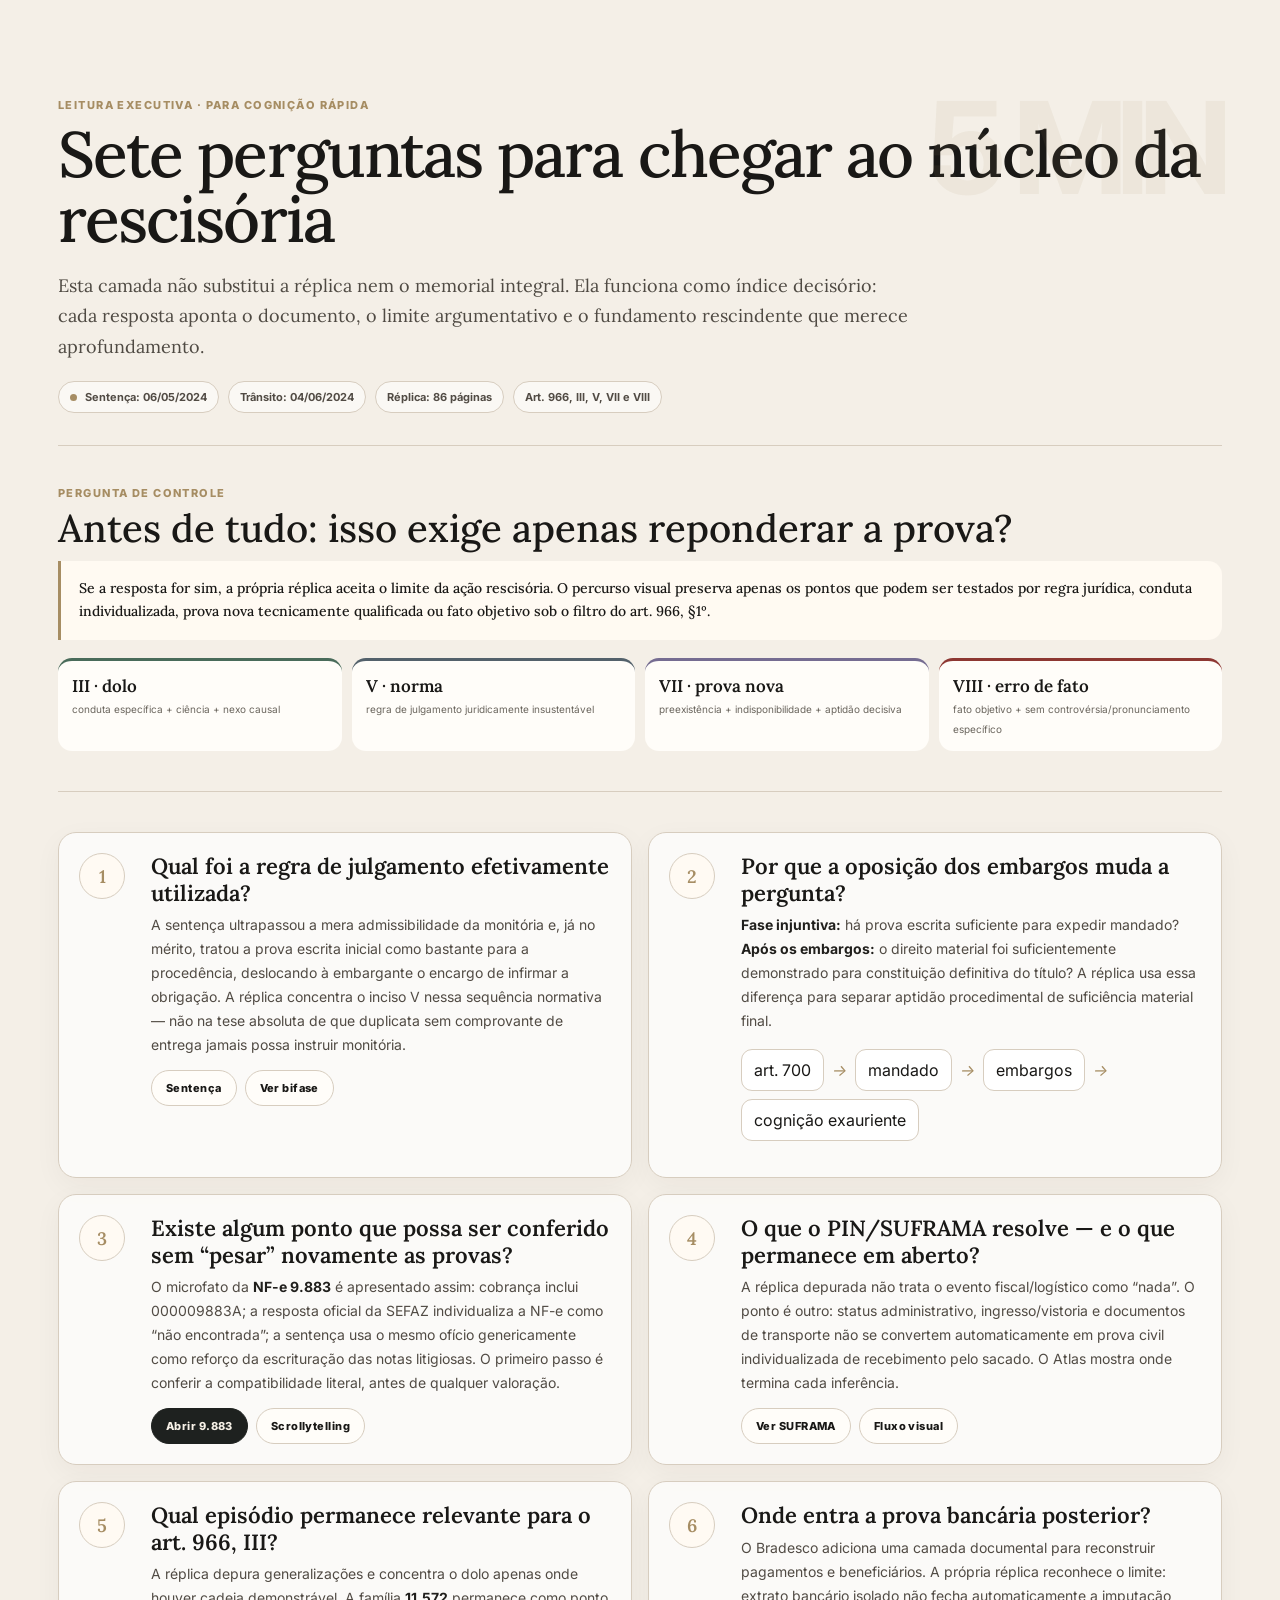
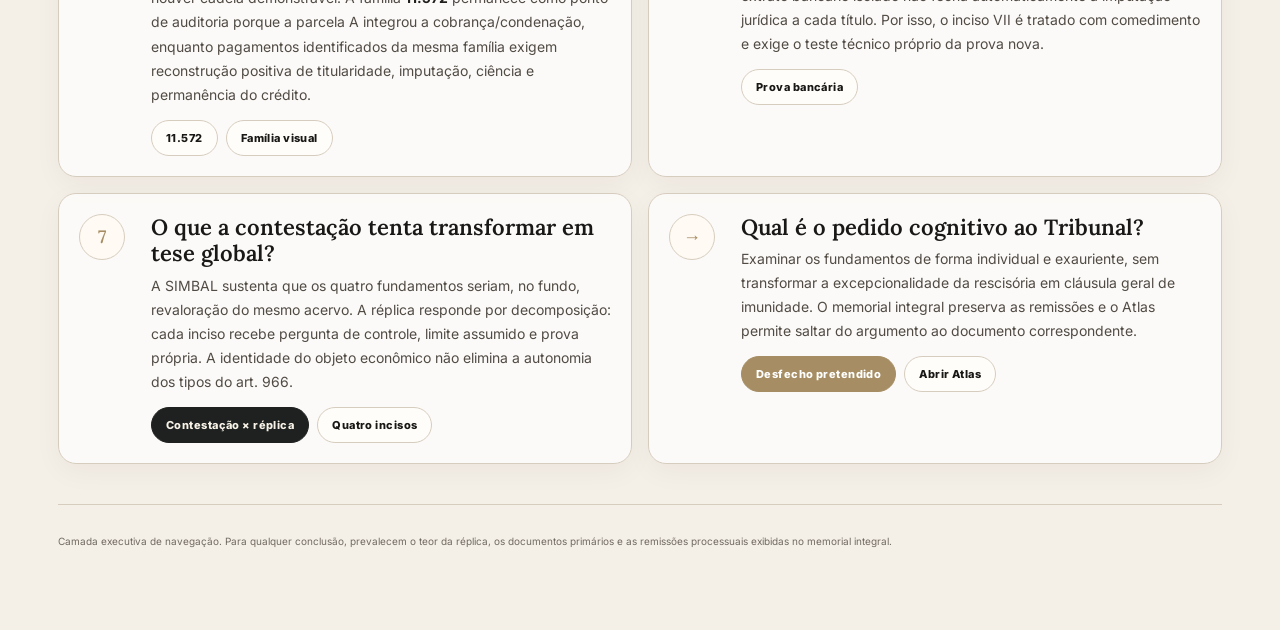
<file: relator.html>
<!doctype html><html lang="pt-BR"><head><meta charset="utf-8"><meta name="viewport" content="width=device-width,initial-scale=1"><title>Relator · 5 minutos — PICCOLI × SIMBAL</title><style>@import url('https://fonts.googleapis.com/css2?family=Inter:wght@400;500;600;700;800&family=Lora:ital,wght@0,400;0,500;0,600;1,400;1,500&display=swap');
:root{
  --paper:#f4efe7;--paper-2:#eee7dc;--ink:#191816;--muted:#6b665e;--line:#d7cdbf;
  --gold:#a68d63;--gold-2:#c6b18a;--red:#8d3732;--green:#496b5a;--navy:#29323a;--white:#fffdf9;
  --shadow:0 18px 55px rgba(37,31,25,.12);--radius:18px;--max:1220px;
}
*{box-sizing:border-box}html{scroll-behavior:smooth}body{margin:0;background:var(--paper);color:var(--ink);font-family:Inter,system-ui,-apple-system,BlinkMacSystemFont,"Segoe UI",sans-serif;-webkit-font-smoothing:antialiased}a{color:inherit}button,input{font:inherit}
.legal-serif{font-family:Lora,Georgia,serif}.caps{letter-spacing:.12em;text-transform:uppercase}.eyebrow{font-size:11px;font-weight:800;letter-spacing:.13em;text-transform:uppercase;color:var(--gold)}
.page{max-width:var(--max);margin:0 auto;padding:42px 28px 80px}.hero{padding:56px 0 32px;border-bottom:1px solid var(--line)}.hero h1{font-family:Lora,Georgia,serif;font-size:clamp(34px,5vw,68px);line-height:1.02;margin:10px 0 14px;font-weight:500;letter-spacing:-.03em}.hero p{max-width:850px;font:400 18px/1.72 Lora,Georgia,serif;color:#4f4a43}.meta-row{display:flex;flex-wrap:wrap;gap:9px;margin-top:18px}.chip{display:inline-flex;align-items:center;gap:8px;border:1px solid var(--line);background:rgba(255,255,255,.56);padding:8px 11px;border-radius:999px;font-size:11px;font-weight:700;color:#514b44}.dot{width:7px;height:7px;border-radius:50%;background:var(--gold)}
.section{padding:40px 0;border-bottom:1px solid var(--line)}.section h2{font:500 clamp(27px,3vw,43px)/1.15 Lora,Georgia,serif;margin:6px 0 10px}.section-intro{font:400 16px/1.72 Lora,Georgia,serif;color:#555047;max-width:920px}.grid{display:grid;gap:16px}.grid-2{grid-template-columns:repeat(2,minmax(0,1fr))}.grid-3{grid-template-columns:repeat(3,minmax(0,1fr))}.grid-4{grid-template-columns:repeat(4,minmax(0,1fr))}.card{background:rgba(255,255,255,.7);border:1px solid var(--line);border-radius:var(--radius);padding:20px;box-shadow:0 8px 28px rgba(36,30,23,.045)}.card h3{margin:5px 0 8px;font:600 19px/1.25 Lora,Georgia,serif}.card p{margin:0;color:#5a544d;font:400 13px/1.65 Inter,sans-serif}.card .num{font:500 32px/1 Lora,serif;color:var(--gold);margin-bottom:8px}.callout{border-left:3px solid var(--gold);background:#fffaf2;padding:16px 18px;border-radius:0 14px 14px 0;font:500 14px/1.7 Lora,serif}.callout.red{border-color:var(--red);background:#fbf3f1}.callout.green{border-color:var(--green);background:#f1f6f3}.small{font-size:11px;color:var(--muted)}.mono{font-family:ui-monospace,SFMono-Regular,Menlo,Monaco,Consolas,monospace}
.btn{appearance:none;border:1px solid var(--line);background:#fffdf9;color:var(--ink);border-radius:999px;padding:10px 14px;font-size:11px;font-weight:800;letter-spacing:.04em;cursor:pointer;text-decoration:none;display:inline-flex;align-items:center;justify-content:center;gap:8px;transition:.2s}.btn:hover{transform:translateY(-1px);box-shadow:0 8px 20px rgba(34,28,22,.08)}.btn.dark{background:#1e211f;color:#f7f1e7;border-color:#1e211f}.btn.gold{background:#a68d63;color:#fff;border-color:#a68d63}
.table-wrap{overflow:auto;border:1px solid var(--line);border-radius:16px;background:rgba(255,255,255,.72)}table{width:100%;border-collapse:collapse;min-width:760px}th{position:sticky;top:0;background:#ede5d9;text-align:left;padding:12px;font-size:9px;letter-spacing:.09em;text-transform:uppercase;color:#625b53}td{padding:13px 12px;border-top:1px solid #e3d9cc;font-size:12px;vertical-align:top}.money{font-family:Lora,serif;font-weight:600}.tag{display:inline-block;border:1px solid var(--line);border-radius:999px;padding:4px 7px;font-size:8px;font-weight:800;letter-spacing:.06em;text-transform:uppercase}.tag.viii{border-color:#c68e89;color:#7d302d;background:#fcf1ef}.tag.iii{border-color:#94ad9e;color:#416553;background:#f0f6f2}.tag.audit{border-color:#c7b18a;color:#755f38;background:#f9f4e9}.tag.universo{color:#6a645d;background:#f6f2ec}.tag.v{border-color:#929ca5;color:#33414b;background:#f1f3f5}.tag.vii{border-color:#a8a0bf;color:#51466f;background:#f4f2f8}
.footer-note{padding-top:28px;color:#716a61;font-size:10px;line-height:1.7}
@media(max-width:900px){.grid-4,.grid-3{grid-template-columns:repeat(2,minmax(0,1fr))}.grid-2{grid-template-columns:1fr}.page{padding:28px 18px 70px}.hero{padding-top:38px}}
@media(max-width:560px){.grid-4,.grid-3{grid-template-columns:1fr}.hero h1{font-size:38px}.hero p{font-size:16px}.section{padding:30px 0}.card{padding:16px}}
@media print{body{background:#fff}.page{max-width:none;padding:0}.btn{display:none}.card{box-shadow:none}.hero{padding-top:0}.section{break-inside:avoid}.footer-note{display:block}}
</style><style>
.hero{position:relative}.hero:after{content:"5 MIN";position:absolute;right:0;top:42px;font:700 clamp(56px,10vw,132px)/1 Inter;color:rgba(166,141,99,.09);letter-spacing:-.08em}.question{display:grid;grid-template-columns:56px 1fr;gap:16px;align-items:start}.qnum{width:46px;height:46px;border:1px solid var(--line);border-radius:50%;display:grid;place-items:center;font:600 18px Lora;color:var(--gold);background:#fffaf3}.question h3{font:600 22px/1.2 Lora;margin:0 0 7px}.answer{color:#514b44;font:400 14px/1.72 Inter}.answer b{color:#201f1c}.route{margin-top:13px;display:flex;gap:8px;flex-wrap:wrap}.four{display:grid;grid-template-columns:repeat(4,1fr);gap:10px;margin-top:18px}.ground{border-top:3px solid var(--gold);background:#fffdf9;border-radius:14px;padding:14px}.ground strong{display:block;font:600 17px Lora}.ground small{font-size:10px;color:var(--muted)}.ground.viii{border-color:var(--red)}.ground.iii{border-color:var(--green)}.ground.v{border-color:#53616b}.ground.vii{border-color:#756c91}.mini-flow{display:flex;align-items:center;gap:8px;flex-wrap:wrap;margin:16px 0}.mini-flow span{padding:10px 12px;border:1px solid var(--line);border-radius:11px;background:#fff}.mini-flow i{color:var(--gold)}@media(max-width:760px){.four{grid-template-columns:1fr 1fr}.hero:after{display:none}}@media(max-width:480px){.four{grid-template-columns:1fr}.question{grid-template-columns:44px 1fr}.qnum{width:38px;height:38px}}
</style></head><body><main class="page"><header class="hero"><div class="eyebrow">Leitura executiva · para cognição rápida</div><h1>Sete perguntas para chegar ao núcleo da rescisória</h1><p>Esta camada não substitui a réplica nem o memorial integral. Ela funciona como índice decisório: cada resposta aponta o documento, o limite argumentativo e o fundamento rescindente que merece aprofundamento.</p><div class="meta-row"><span class="chip"><span class="dot"></span>Sentença: 06/05/2024</span><span class="chip">Trânsito: 04/06/2024</span><span class="chip">Réplica: 86 páginas</span><span class="chip">Art. 966, III, V, VII e VIII</span></div></header>
<section class="section"><div class="eyebrow">Pergunta de controle</div><h2>Antes de tudo: isso exige apenas reponderar a prova?</h2><div class="callout">Se a resposta for sim, a própria réplica aceita o limite da ação rescisória. O percurso visual preserva apenas os pontos que podem ser testados por regra jurídica, conduta individualizada, prova nova tecnicamente qualificada ou fato objetivo sob o filtro do art. 966, §1º.</div><div class="four"><div class="ground iii"><strong>III · dolo</strong><small>conduta específica + ciência + nexo causal</small></div><div class="ground v"><strong>V · norma</strong><small>regra de julgamento juridicamente insustentável</small></div><div class="ground vii"><strong>VII · prova nova</strong><small>preexistência + indisponibilidade + aptidão decisiva</small></div><div class="ground viii"><strong>VIII · erro de fato</strong><small>fato objetivo + sem controvérsia/pronunciamento específico</small></div></div></section>
<section class="section grid grid-2">
<div class="card question"><div class="qnum">1</div><div><h3>Qual foi a regra de julgamento efetivamente utilizada?</h3><div class="answer">A sentença ultrapassou a mera admissibilidade da monitória e, já no mérito, tratou a prova escrita inicial como bastante para a procedência, deslocando à embargante o encargo de infirmar a obrigação. A réplica concentra o inciso V nessa sequência normativa — não na tese absoluta de que duplicata sem comprovante de entrega jamais possa instruir monitória.</div><div class="route"><a target="_top" class="btn" href="https://replica-a-contestacao-rescisoria.vercel.app/?tab=memorial&section=sentenca">Sentença</a><a target="_top" class="btn" href="https://replica-a-contestacao-rescisoria.vercel.app/?tab=atlas&section=atlas-bifase">Ver bifase</a></div></div></div>
<div class="card question"><div class="qnum">2</div><div><h3>Por que a oposição dos embargos muda a pergunta?</h3><div class="answer"><b>Fase injuntiva:</b> há prova escrita suficiente para expedir mandado? <b>Após os embargos:</b> o direito material foi suficientemente demonstrado para constituição definitiva do título? A réplica usa essa diferença para separar aptidão procedimental de suficiência material final.</div><div class="mini-flow"><span>art. 700</span><i>→</i><span>mandado</span><i>→</i><span>embargos</span><i>→</i><span>cognição exauriente</span></div></div></div>
<div class="card question"><div class="qnum">3</div><div><h3>Existe algum ponto que possa ser conferido sem “pesar” novamente as provas?</h3><div class="answer">O microfato da <b>NF-e 9.883</b> é apresentado assim: cobrança inclui 000009883A; a resposta oficial da SEFAZ individualiza a NF-e como “não encontrada”; a sentença usa o mesmo ofício genericamente como reforço da escrituração das notas litigiosas. O primeiro passo é conferir a compatibilidade literal, antes de qualquer valoração.</div><div class="route"><a target="_top" class="btn dark" href="https://replica-a-contestacao-rescisoria.vercel.app/?tab=memorial&section=nfe9883">Abrir 9.883</a><a target="_top" class="btn" href="https://replica-a-contestacao-rescisoria.vercel.app/?tab=atlas&section=atlas-9883">Scrollytelling</a></div></div></div>
<div class="card question"><div class="qnum">4</div><div><h3>O que o PIN/SUFRAMA resolve — e o que permanece em aberto?</h3><div class="answer">A réplica depurada não trata o evento fiscal/logístico como “nada”. O ponto é outro: status administrativo, ingresso/vistoria e documentos de transporte não se convertem automaticamente em prova civil individualizada de recebimento pelo sacado. O Atlas mostra onde termina cada inferência.</div><div class="route"><a target="_top" class="btn" href="https://replica-a-contestacao-rescisoria.vercel.app/?tab=memorial&section=pin">Ver SUFRAMA</a><a target="_top" class="btn" href="https://replica-a-contestacao-rescisoria.vercel.app/?tab=atlas&section=atlas-suframa">Fluxo visual</a></div></div></div>
<div class="card question"><div class="qnum">5</div><div><h3>Qual episódio permanece relevante para o art. 966, III?</h3><div class="answer">A réplica depura generalizações e concentra o dolo apenas onde houver cadeia demonstrável. A família <b>11.572</b> permanece como ponto de auditoria porque a parcela A integrou a cobrança/condenação, enquanto pagamentos identificados da mesma família exigem reconstrução positiva de titularidade, imputação, ciência e permanência do crédito.</div><div class="route"><a target="_top" class="btn" href="https://replica-a-contestacao-rescisoria.vercel.app/?tab=memorial&section=pagamentos">11.572</a><a target="_top" class="btn" href="https://replica-a-contestacao-rescisoria.vercel.app/?tab=atlas&section=atlas-11572">Família visual</a></div></div></div>
<div class="card question"><div class="qnum">6</div><div><h3>Onde entra a prova bancária posterior?</h3><div class="answer">O Bradesco adiciona uma camada documental para reconstruir pagamentos e beneficiários. A própria réplica reconhece o limite: extrato bancário isolado não fecha automaticamente a imputação jurídica a cada título. Por isso, o inciso VII é tratado com comedimento e exige o teste técnico próprio da prova nova.</div><div class="route"><a target="_top" class="btn" href="https://replica-a-contestacao-rescisoria.vercel.app/?tab=memorial&section=bradesco">Prova bancária</a></div></div></div>
<div class="card question"><div class="qnum">7</div><div><h3>O que a contestação tenta transformar em tese global?</h3><div class="answer">A SIMBAL sustenta que os quatro fundamentos seriam, no fundo, revaloração do mesmo acervo. A réplica responde por decomposição: cada inciso recebe pergunta de controle, limite assumido e prova própria. A identidade do objeto econômico não elimina a autonomia dos tipos do art. 966.</div><div class="route"><a target="_top" class="btn dark" href="https://replica-a-contestacao-rescisoria.vercel.app/?tab=memorial&section=contestacao">Contestação × réplica</a><a target="_top" class="btn" href="https://replica-a-contestacao-rescisoria.vercel.app/?tab=memorial&section=incisos">Quatro incisos</a></div></div></div>
<div class="card question"><div class="qnum">→</div><div><h3>Qual é o pedido cognitivo ao Tribunal?</h3><div class="answer">Examinar os fundamentos de forma individual e exauriente, sem transformar a excepcionalidade da rescisória em cláusula geral de imunidade. O memorial integral preserva as remissões e o Atlas permite saltar do argumento ao documento correspondente.</div><div class="route"><a target="_top" class="btn gold" href="https://replica-a-contestacao-rescisoria.vercel.app/?tab=memorial&section=pedidos">Desfecho pretendido</a><a target="_top" class="btn" href="https://replica-a-contestacao-rescisoria.vercel.app/?tab=atlas&section=atlas">Abrir Atlas</a></div></div></div>
</section><div class="footer-note">Camada executiva de navegação. Para qualquer conclusão, prevalecem o teor da réplica, os documentos primários e as remissões processuais exibidas no memorial integral.</div></main></body></html>
</file>
